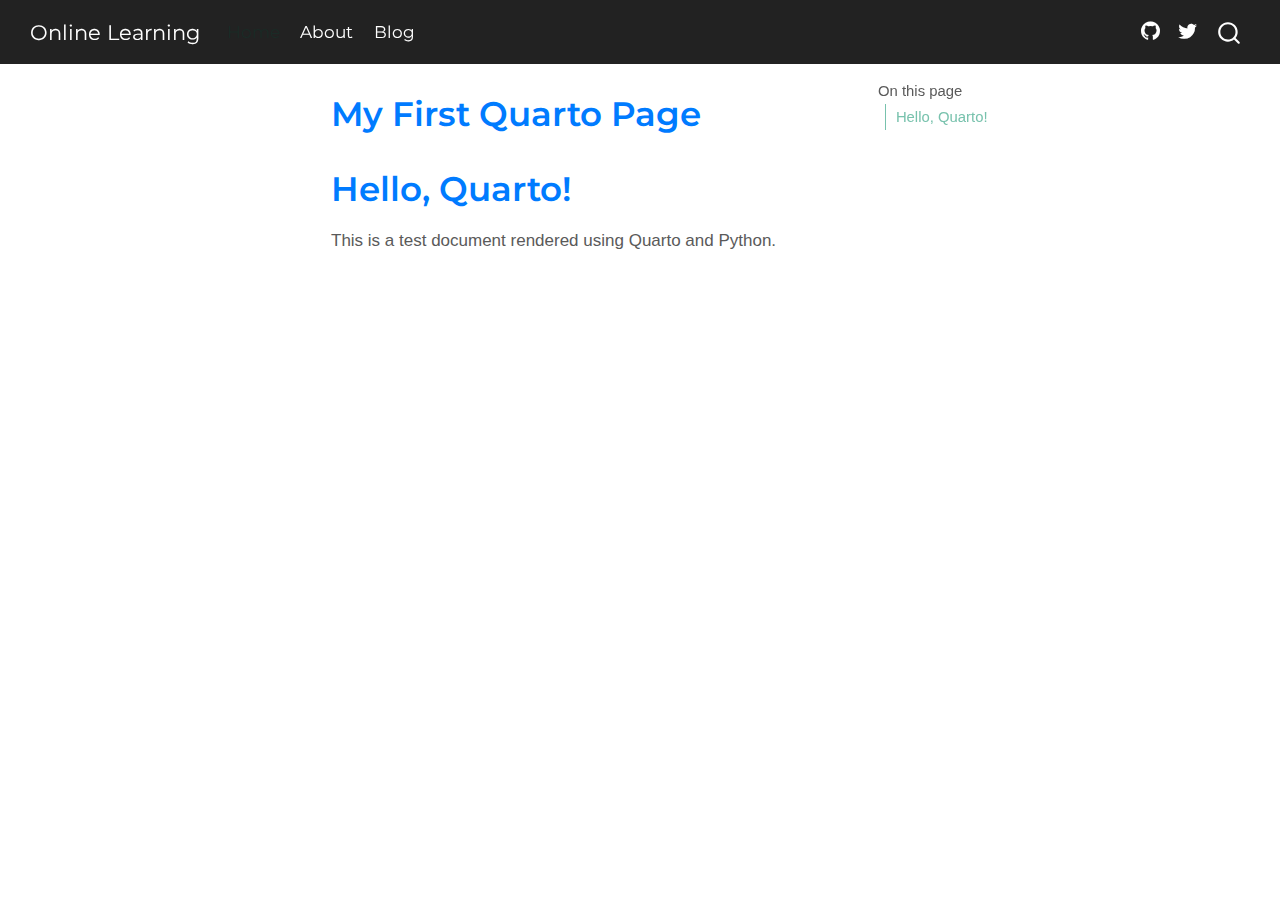
<file: docs/index.html>
<!DOCTYPE html>
<html xmlns="http://www.w3.org/1999/xhtml" lang="en" xml:lang="en"><head>

<meta charset="utf-8">
<meta name="generator" content="quarto-1.6.42">

<meta name="viewport" content="width=device-width, initial-scale=1.0, user-scalable=yes">


<title>My First Quarto Page – Online Learning</title>
<style>
code{white-space: pre-wrap;}
span.smallcaps{font-variant: small-caps;}
div.columns{display: flex; gap: min(4vw, 1.5em);}
div.column{flex: auto; overflow-x: auto;}
div.hanging-indent{margin-left: 1.5em; text-indent: -1.5em;}
ul.task-list{list-style: none;}
ul.task-list li input[type="checkbox"] {
  width: 0.8em;
  margin: 0 0.8em 0.2em -1em; /* quarto-specific, see https://github.com/quarto-dev/quarto-cli/issues/4556 */ 
  vertical-align: middle;
}
</style>


<script src="site_libs/quarto-nav/quarto-nav.js"></script>
<script src="site_libs/quarto-nav/headroom.min.js"></script>
<script src="site_libs/clipboard/clipboard.min.js"></script>
<script src="site_libs/quarto-search/autocomplete.umd.js"></script>
<script src="site_libs/quarto-search/fuse.min.js"></script>
<script src="site_libs/quarto-search/quarto-search.js"></script>
<meta name="quarto:offset" content="./">
<script src="site_libs/quarto-html/quarto.js"></script>
<script src="site_libs/quarto-html/popper.min.js"></script>
<script src="site_libs/quarto-html/tippy.umd.min.js"></script>
<script src="site_libs/quarto-html/anchor.min.js"></script>
<link href="site_libs/quarto-html/tippy.css" rel="stylesheet">
<link href="site_libs/quarto-html/quarto-syntax-highlighting-2f5df379a58b258e96c21c0638c20c03.css" rel="stylesheet" id="quarto-text-highlighting-styles">
<script src="site_libs/bootstrap/bootstrap.min.js"></script>
<link href="site_libs/bootstrap/bootstrap-icons.css" rel="stylesheet">
<link href="site_libs/bootstrap/bootstrap-bd8cb2610f6c2810c4bc87234a365cf8.min.css" rel="stylesheet" append-hash="true" id="quarto-bootstrap" data-mode="light">
<script id="quarto-search-options" type="application/json">{
  "location": "navbar",
  "copy-button": false,
  "collapse-after": 3,
  "panel-placement": "end",
  "type": "overlay",
  "limit": 50,
  "keyboard-shortcut": [
    "f",
    "/",
    "s"
  ],
  "show-item-context": false,
  "language": {
    "search-no-results-text": "No results",
    "search-matching-documents-text": "matching documents",
    "search-copy-link-title": "Copy link to search",
    "search-hide-matches-text": "Hide additional matches",
    "search-more-match-text": "more match in this document",
    "search-more-matches-text": "more matches in this document",
    "search-clear-button-title": "Clear",
    "search-text-placeholder": "",
    "search-detached-cancel-button-title": "Cancel",
    "search-submit-button-title": "Submit",
    "search-label": "Search"
  }
}</script>


<link rel="stylesheet" href="styles.css">
</head>

<body class="nav-fixed">

<div id="quarto-search-results"></div>
  <header id="quarto-header" class="headroom fixed-top">
    <nav class="navbar navbar-expand-lg " data-bs-theme="dark">
      <div class="navbar-container container-fluid">
      <div class="navbar-brand-container mx-auto">
    <a class="navbar-brand" href="./index.html">
    <span class="navbar-title">Online Learning</span>
    </a>
  </div>
            <div id="quarto-search" class="" title="Search"></div>
          <button class="navbar-toggler" type="button" data-bs-toggle="collapse" data-bs-target="#navbarCollapse" aria-controls="navbarCollapse" role="menu" aria-expanded="false" aria-label="Toggle navigation" onclick="if (window.quartoToggleHeadroom) { window.quartoToggleHeadroom(); }">
  <span class="navbar-toggler-icon"></span>
</button>
          <div class="collapse navbar-collapse" id="navbarCollapse">
            <ul class="navbar-nav navbar-nav-scroll me-auto">
  <li class="nav-item">
    <a class="nav-link active" href="./index.html" aria-current="page"> 
<span class="menu-text">Home</span></a>
  </li>  
  <li class="nav-item">
    <a class="nav-link" href="./about.html"> 
<span class="menu-text">About</span></a>
  </li>  
  <li class="nav-item">
    <a class="nav-link" href="./blog.html"> 
<span class="menu-text">Blog</span></a>
  </li>  
</ul>
            <ul class="navbar-nav navbar-nav-scroll ms-auto">
  <li class="nav-item compact">
    <a class="nav-link" href="https://github.com/PriyaranjanMarathe/"> <i class="bi bi-github" role="img">
</i> 
<span class="menu-text"></span></a>
  </li>  
  <li class="nav-item compact">
    <a class="nav-link" href="https://twitter.com/6C1_16"> <i class="bi bi-twitter" role="img">
</i> 
<span class="menu-text"></span></a>
  </li>  
</ul>
          </div> <!-- /navcollapse -->
            <div class="quarto-navbar-tools">
</div>
      </div> <!-- /container-fluid -->
    </nav>
</header>
<!-- content -->
<div id="quarto-content" class="quarto-container page-columns page-rows-contents page-layout-article page-navbar">
<!-- sidebar -->
<!-- margin-sidebar -->
    <div id="quarto-margin-sidebar" class="sidebar margin-sidebar">
        <nav id="TOC" role="doc-toc" class="toc-active">
    <h2 id="toc-title">On this page</h2>
   
  <ul>
  <li><a href="#hello-quarto" id="toc-hello-quarto" class="nav-link active" data-scroll-target="#hello-quarto">Hello, Quarto!</a></li>
  </ul>
</nav>
    </div>
<!-- main -->
<main class="content" id="quarto-document-content">

<header id="title-block-header" class="quarto-title-block default">
<div class="quarto-title">
<h1 class="title">My First Quarto Page</h1>
</div>



<div class="quarto-title-meta">

    
  
    
  </div>
  


</header>


<section id="hello-quarto" class="level1">
<h1>Hello, Quarto!</h1>
<p>This is a test document rendered using Quarto and Python.</p>


</section>

</main> <!-- /main -->
<script id="quarto-html-after-body" type="application/javascript">
window.document.addEventListener("DOMContentLoaded", function (event) {
  const toggleBodyColorMode = (bsSheetEl) => {
    const mode = bsSheetEl.getAttribute("data-mode");
    const bodyEl = window.document.querySelector("body");
    if (mode === "dark") {
      bodyEl.classList.add("quarto-dark");
      bodyEl.classList.remove("quarto-light");
    } else {
      bodyEl.classList.add("quarto-light");
      bodyEl.classList.remove("quarto-dark");
    }
  }
  const toggleBodyColorPrimary = () => {
    const bsSheetEl = window.document.querySelector("link#quarto-bootstrap");
    if (bsSheetEl) {
      toggleBodyColorMode(bsSheetEl);
    }
  }
  toggleBodyColorPrimary();  
  const icon = "";
  const anchorJS = new window.AnchorJS();
  anchorJS.options = {
    placement: 'right',
    icon: icon
  };
  anchorJS.add('.anchored');
  const isCodeAnnotation = (el) => {
    for (const clz of el.classList) {
      if (clz.startsWith('code-annotation-')) {                     
        return true;
      }
    }
    return false;
  }
  const onCopySuccess = function(e) {
    // button target
    const button = e.trigger;
    // don't keep focus
    button.blur();
    // flash "checked"
    button.classList.add('code-copy-button-checked');
    var currentTitle = button.getAttribute("title");
    button.setAttribute("title", "Copied!");
    let tooltip;
    if (window.bootstrap) {
      button.setAttribute("data-bs-toggle", "tooltip");
      button.setAttribute("data-bs-placement", "left");
      button.setAttribute("data-bs-title", "Copied!");
      tooltip = new bootstrap.Tooltip(button, 
        { trigger: "manual", 
          customClass: "code-copy-button-tooltip",
          offset: [0, -8]});
      tooltip.show();    
    }
    setTimeout(function() {
      if (tooltip) {
        tooltip.hide();
        button.removeAttribute("data-bs-title");
        button.removeAttribute("data-bs-toggle");
        button.removeAttribute("data-bs-placement");
      }
      button.setAttribute("title", currentTitle);
      button.classList.remove('code-copy-button-checked');
    }, 1000);
    // clear code selection
    e.clearSelection();
  }
  const getTextToCopy = function(trigger) {
      const codeEl = trigger.previousElementSibling.cloneNode(true);
      for (const childEl of codeEl.children) {
        if (isCodeAnnotation(childEl)) {
          childEl.remove();
        }
      }
      return codeEl.innerText;
  }
  const clipboard = new window.ClipboardJS('.code-copy-button:not([data-in-quarto-modal])', {
    text: getTextToCopy
  });
  clipboard.on('success', onCopySuccess);
  if (window.document.getElementById('quarto-embedded-source-code-modal')) {
    const clipboardModal = new window.ClipboardJS('.code-copy-button[data-in-quarto-modal]', {
      text: getTextToCopy,
      container: window.document.getElementById('quarto-embedded-source-code-modal')
    });
    clipboardModal.on('success', onCopySuccess);
  }
    var localhostRegex = new RegExp(/^(?:http|https):\/\/localhost\:?[0-9]*\//);
    var mailtoRegex = new RegExp(/^mailto:/);
      var filterRegex = new RegExp('/' + window.location.host + '/');
    var isInternal = (href) => {
        return filterRegex.test(href) || localhostRegex.test(href) || mailtoRegex.test(href);
    }
    // Inspect non-navigation links and adorn them if external
 	var links = window.document.querySelectorAll('a[href]:not(.nav-link):not(.navbar-brand):not(.toc-action):not(.sidebar-link):not(.sidebar-item-toggle):not(.pagination-link):not(.no-external):not([aria-hidden]):not(.dropdown-item):not(.quarto-navigation-tool):not(.about-link)');
    for (var i=0; i<links.length; i++) {
      const link = links[i];
      if (!isInternal(link.href)) {
        // undo the damage that might have been done by quarto-nav.js in the case of
        // links that we want to consider external
        if (link.dataset.originalHref !== undefined) {
          link.href = link.dataset.originalHref;
        }
      }
    }
  function tippyHover(el, contentFn, onTriggerFn, onUntriggerFn) {
    const config = {
      allowHTML: true,
      maxWidth: 500,
      delay: 100,
      arrow: false,
      appendTo: function(el) {
          return el.parentElement;
      },
      interactive: true,
      interactiveBorder: 10,
      theme: 'quarto',
      placement: 'bottom-start',
    };
    if (contentFn) {
      config.content = contentFn;
    }
    if (onTriggerFn) {
      config.onTrigger = onTriggerFn;
    }
    if (onUntriggerFn) {
      config.onUntrigger = onUntriggerFn;
    }
    window.tippy(el, config); 
  }
  const noterefs = window.document.querySelectorAll('a[role="doc-noteref"]');
  for (var i=0; i<noterefs.length; i++) {
    const ref = noterefs[i];
    tippyHover(ref, function() {
      // use id or data attribute instead here
      let href = ref.getAttribute('data-footnote-href') || ref.getAttribute('href');
      try { href = new URL(href).hash; } catch {}
      const id = href.replace(/^#\/?/, "");
      const note = window.document.getElementById(id);
      if (note) {
        return note.innerHTML;
      } else {
        return "";
      }
    });
  }
  const xrefs = window.document.querySelectorAll('a.quarto-xref');
  const processXRef = (id, note) => {
    // Strip column container classes
    const stripColumnClz = (el) => {
      el.classList.remove("page-full", "page-columns");
      if (el.children) {
        for (const child of el.children) {
          stripColumnClz(child);
        }
      }
    }
    stripColumnClz(note)
    if (id === null || id.startsWith('sec-')) {
      // Special case sections, only their first couple elements
      const container = document.createElement("div");
      if (note.children && note.children.length > 2) {
        container.appendChild(note.children[0].cloneNode(true));
        for (let i = 1; i < note.children.length; i++) {
          const child = note.children[i];
          if (child.tagName === "P" && child.innerText === "") {
            continue;
          } else {
            container.appendChild(child.cloneNode(true));
            break;
          }
        }
        if (window.Quarto?.typesetMath) {
          window.Quarto.typesetMath(container);
        }
        return container.innerHTML
      } else {
        if (window.Quarto?.typesetMath) {
          window.Quarto.typesetMath(note);
        }
        return note.innerHTML;
      }
    } else {
      // Remove any anchor links if they are present
      const anchorLink = note.querySelector('a.anchorjs-link');
      if (anchorLink) {
        anchorLink.remove();
      }
      if (window.Quarto?.typesetMath) {
        window.Quarto.typesetMath(note);
      }
      if (note.classList.contains("callout")) {
        return note.outerHTML;
      } else {
        return note.innerHTML;
      }
    }
  }
  for (var i=0; i<xrefs.length; i++) {
    const xref = xrefs[i];
    tippyHover(xref, undefined, function(instance) {
      instance.disable();
      let url = xref.getAttribute('href');
      let hash = undefined; 
      if (url.startsWith('#')) {
        hash = url;
      } else {
        try { hash = new URL(url).hash; } catch {}
      }
      if (hash) {
        const id = hash.replace(/^#\/?/, "");
        const note = window.document.getElementById(id);
        if (note !== null) {
          try {
            const html = processXRef(id, note.cloneNode(true));
            instance.setContent(html);
          } finally {
            instance.enable();
            instance.show();
          }
        } else {
          // See if we can fetch this
          fetch(url.split('#')[0])
          .then(res => res.text())
          .then(html => {
            const parser = new DOMParser();
            const htmlDoc = parser.parseFromString(html, "text/html");
            const note = htmlDoc.getElementById(id);
            if (note !== null) {
              const html = processXRef(id, note);
              instance.setContent(html);
            } 
          }).finally(() => {
            instance.enable();
            instance.show();
          });
        }
      } else {
        // See if we can fetch a full url (with no hash to target)
        // This is a special case and we should probably do some content thinning / targeting
        fetch(url)
        .then(res => res.text())
        .then(html => {
          const parser = new DOMParser();
          const htmlDoc = parser.parseFromString(html, "text/html");
          const note = htmlDoc.querySelector('main.content');
          if (note !== null) {
            // This should only happen for chapter cross references
            // (since there is no id in the URL)
            // remove the first header
            if (note.children.length > 0 && note.children[0].tagName === "HEADER") {
              note.children[0].remove();
            }
            const html = processXRef(null, note);
            instance.setContent(html);
          } 
        }).finally(() => {
          instance.enable();
          instance.show();
        });
      }
    }, function(instance) {
    });
  }
      let selectedAnnoteEl;
      const selectorForAnnotation = ( cell, annotation) => {
        let cellAttr = 'data-code-cell="' + cell + '"';
        let lineAttr = 'data-code-annotation="' +  annotation + '"';
        const selector = 'span[' + cellAttr + '][' + lineAttr + ']';
        return selector;
      }
      const selectCodeLines = (annoteEl) => {
        const doc = window.document;
        const targetCell = annoteEl.getAttribute("data-target-cell");
        const targetAnnotation = annoteEl.getAttribute("data-target-annotation");
        const annoteSpan = window.document.querySelector(selectorForAnnotation(targetCell, targetAnnotation));
        const lines = annoteSpan.getAttribute("data-code-lines").split(",");
        const lineIds = lines.map((line) => {
          return targetCell + "-" + line;
        })
        let top = null;
        let height = null;
        let parent = null;
        if (lineIds.length > 0) {
            //compute the position of the single el (top and bottom and make a div)
            const el = window.document.getElementById(lineIds[0]);
            top = el.offsetTop;
            height = el.offsetHeight;
            parent = el.parentElement.parentElement;
          if (lineIds.length > 1) {
            const lastEl = window.document.getElementById(lineIds[lineIds.length - 1]);
            const bottom = lastEl.offsetTop + lastEl.offsetHeight;
            height = bottom - top;
          }
          if (top !== null && height !== null && parent !== null) {
            // cook up a div (if necessary) and position it 
            let div = window.document.getElementById("code-annotation-line-highlight");
            if (div === null) {
              div = window.document.createElement("div");
              div.setAttribute("id", "code-annotation-line-highlight");
              div.style.position = 'absolute';
              parent.appendChild(div);
            }
            div.style.top = top - 2 + "px";
            div.style.height = height + 4 + "px";
            div.style.left = 0;
            let gutterDiv = window.document.getElementById("code-annotation-line-highlight-gutter");
            if (gutterDiv === null) {
              gutterDiv = window.document.createElement("div");
              gutterDiv.setAttribute("id", "code-annotation-line-highlight-gutter");
              gutterDiv.style.position = 'absolute';
              const codeCell = window.document.getElementById(targetCell);
              const gutter = codeCell.querySelector('.code-annotation-gutter');
              gutter.appendChild(gutterDiv);
            }
            gutterDiv.style.top = top - 2 + "px";
            gutterDiv.style.height = height + 4 + "px";
          }
          selectedAnnoteEl = annoteEl;
        }
      };
      const unselectCodeLines = () => {
        const elementsIds = ["code-annotation-line-highlight", "code-annotation-line-highlight-gutter"];
        elementsIds.forEach((elId) => {
          const div = window.document.getElementById(elId);
          if (div) {
            div.remove();
          }
        });
        selectedAnnoteEl = undefined;
      };
        // Handle positioning of the toggle
    window.addEventListener(
      "resize",
      throttle(() => {
        elRect = undefined;
        if (selectedAnnoteEl) {
          selectCodeLines(selectedAnnoteEl);
        }
      }, 10)
    );
    function throttle(fn, ms) {
    let throttle = false;
    let timer;
      return (...args) => {
        if(!throttle) { // first call gets through
            fn.apply(this, args);
            throttle = true;
        } else { // all the others get throttled
            if(timer) clearTimeout(timer); // cancel #2
            timer = setTimeout(() => {
              fn.apply(this, args);
              timer = throttle = false;
            }, ms);
        }
      };
    }
      // Attach click handler to the DT
      const annoteDls = window.document.querySelectorAll('dt[data-target-cell]');
      for (const annoteDlNode of annoteDls) {
        annoteDlNode.addEventListener('click', (event) => {
          const clickedEl = event.target;
          if (clickedEl !== selectedAnnoteEl) {
            unselectCodeLines();
            const activeEl = window.document.querySelector('dt[data-target-cell].code-annotation-active');
            if (activeEl) {
              activeEl.classList.remove('code-annotation-active');
            }
            selectCodeLines(clickedEl);
            clickedEl.classList.add('code-annotation-active');
          } else {
            // Unselect the line
            unselectCodeLines();
            clickedEl.classList.remove('code-annotation-active');
          }
        });
      }
  const findCites = (el) => {
    const parentEl = el.parentElement;
    if (parentEl) {
      const cites = parentEl.dataset.cites;
      if (cites) {
        return {
          el,
          cites: cites.split(' ')
        };
      } else {
        return findCites(el.parentElement)
      }
    } else {
      return undefined;
    }
  };
  var bibliorefs = window.document.querySelectorAll('a[role="doc-biblioref"]');
  for (var i=0; i<bibliorefs.length; i++) {
    const ref = bibliorefs[i];
    const citeInfo = findCites(ref);
    if (citeInfo) {
      tippyHover(citeInfo.el, function() {
        var popup = window.document.createElement('div');
        citeInfo.cites.forEach(function(cite) {
          var citeDiv = window.document.createElement('div');
          citeDiv.classList.add('hanging-indent');
          citeDiv.classList.add('csl-entry');
          var biblioDiv = window.document.getElementById('ref-' + cite);
          if (biblioDiv) {
            citeDiv.innerHTML = biblioDiv.innerHTML;
          }
          popup.appendChild(citeDiv);
        });
        return popup.innerHTML;
      });
    }
  }
});
</script>
</div> <!-- /content -->




</body></html>
</file>
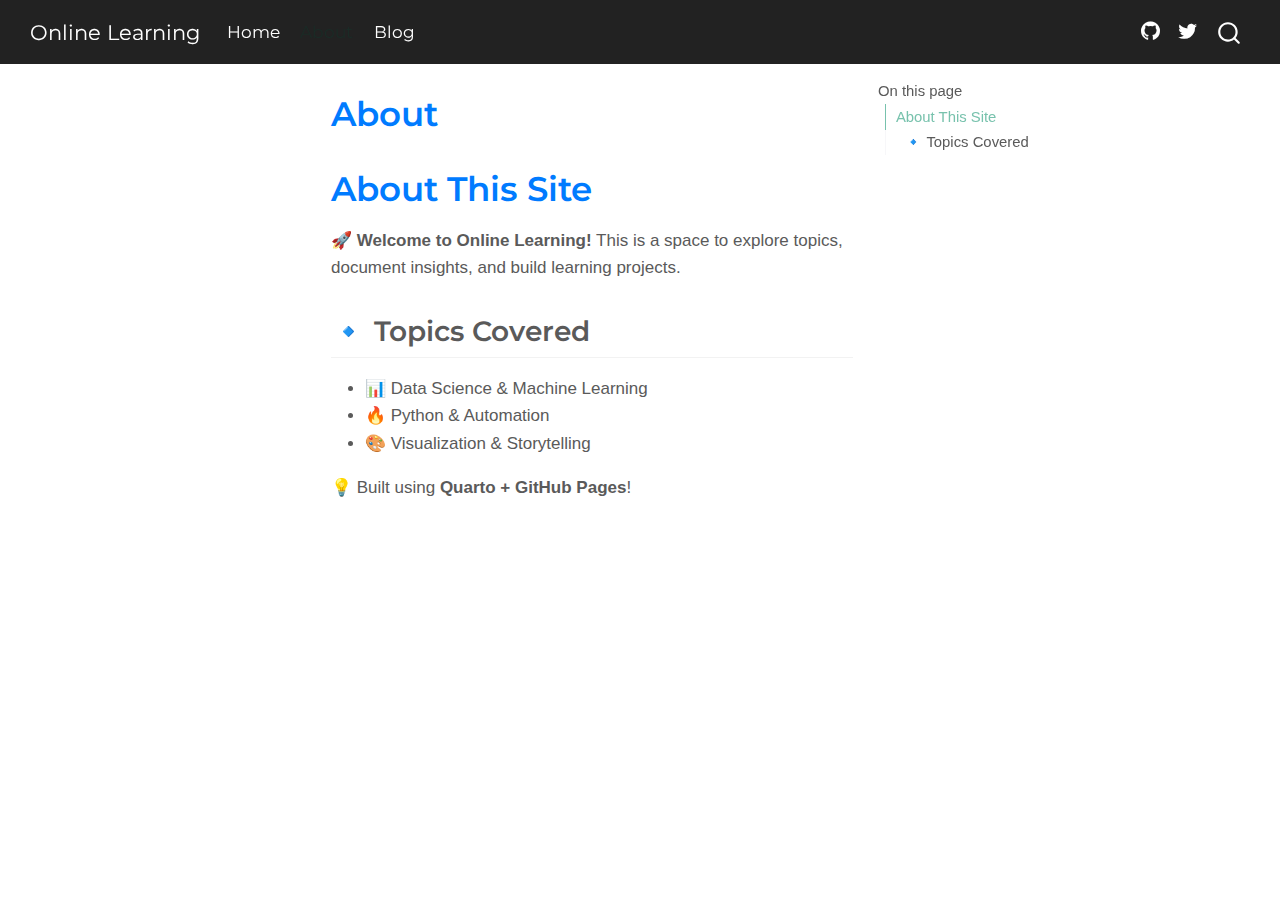
<file: docs/about.html>
<!DOCTYPE html>
<html xmlns="http://www.w3.org/1999/xhtml" lang="en" xml:lang="en"><head>

<meta charset="utf-8">
<meta name="generator" content="quarto-1.6.42">

<meta name="viewport" content="width=device-width, initial-scale=1.0, user-scalable=yes">


<title>About – Online Learning</title>
<style>
code{white-space: pre-wrap;}
span.smallcaps{font-variant: small-caps;}
div.columns{display: flex; gap: min(4vw, 1.5em);}
div.column{flex: auto; overflow-x: auto;}
div.hanging-indent{margin-left: 1.5em; text-indent: -1.5em;}
ul.task-list{list-style: none;}
ul.task-list li input[type="checkbox"] {
  width: 0.8em;
  margin: 0 0.8em 0.2em -1em; /* quarto-specific, see https://github.com/quarto-dev/quarto-cli/issues/4556 */ 
  vertical-align: middle;
}
</style>


<script src="site_libs/quarto-nav/quarto-nav.js"></script>
<script src="site_libs/quarto-nav/headroom.min.js"></script>
<script src="site_libs/clipboard/clipboard.min.js"></script>
<script src="site_libs/quarto-search/autocomplete.umd.js"></script>
<script src="site_libs/quarto-search/fuse.min.js"></script>
<script src="site_libs/quarto-search/quarto-search.js"></script>
<meta name="quarto:offset" content="./">
<script src="site_libs/quarto-html/quarto.js"></script>
<script src="site_libs/quarto-html/popper.min.js"></script>
<script src="site_libs/quarto-html/tippy.umd.min.js"></script>
<script src="site_libs/quarto-html/anchor.min.js"></script>
<link href="site_libs/quarto-html/tippy.css" rel="stylesheet">
<link href="site_libs/quarto-html/quarto-syntax-highlighting-2f5df379a58b258e96c21c0638c20c03.css" rel="stylesheet" id="quarto-text-highlighting-styles">
<script src="site_libs/bootstrap/bootstrap.min.js"></script>
<link href="site_libs/bootstrap/bootstrap-icons.css" rel="stylesheet">
<link href="site_libs/bootstrap/bootstrap-bd8cb2610f6c2810c4bc87234a365cf8.min.css" rel="stylesheet" append-hash="true" id="quarto-bootstrap" data-mode="light">
<script id="quarto-search-options" type="application/json">{
  "location": "navbar",
  "copy-button": false,
  "collapse-after": 3,
  "panel-placement": "end",
  "type": "overlay",
  "limit": 50,
  "keyboard-shortcut": [
    "f",
    "/",
    "s"
  ],
  "show-item-context": false,
  "language": {
    "search-no-results-text": "No results",
    "search-matching-documents-text": "matching documents",
    "search-copy-link-title": "Copy link to search",
    "search-hide-matches-text": "Hide additional matches",
    "search-more-match-text": "more match in this document",
    "search-more-matches-text": "more matches in this document",
    "search-clear-button-title": "Clear",
    "search-text-placeholder": "",
    "search-detached-cancel-button-title": "Cancel",
    "search-submit-button-title": "Submit",
    "search-label": "Search"
  }
}</script>


<link rel="stylesheet" href="styles.css">
</head>

<body class="nav-fixed">

<div id="quarto-search-results"></div>
  <header id="quarto-header" class="headroom fixed-top">
    <nav class="navbar navbar-expand-lg " data-bs-theme="dark">
      <div class="navbar-container container-fluid">
      <div class="navbar-brand-container mx-auto">
    <a class="navbar-brand" href="./index.html">
    <span class="navbar-title">Online Learning</span>
    </a>
  </div>
            <div id="quarto-search" class="" title="Search"></div>
          <button class="navbar-toggler" type="button" data-bs-toggle="collapse" data-bs-target="#navbarCollapse" aria-controls="navbarCollapse" role="menu" aria-expanded="false" aria-label="Toggle navigation" onclick="if (window.quartoToggleHeadroom) { window.quartoToggleHeadroom(); }">
  <span class="navbar-toggler-icon"></span>
</button>
          <div class="collapse navbar-collapse" id="navbarCollapse">
            <ul class="navbar-nav navbar-nav-scroll me-auto">
  <li class="nav-item">
    <a class="nav-link" href="./index.html"> 
<span class="menu-text">Home</span></a>
  </li>  
  <li class="nav-item">
    <a class="nav-link active" href="./about.html" aria-current="page"> 
<span class="menu-text">About</span></a>
  </li>  
  <li class="nav-item">
    <a class="nav-link" href="./blog.html"> 
<span class="menu-text">Blog</span></a>
  </li>  
</ul>
            <ul class="navbar-nav navbar-nav-scroll ms-auto">
  <li class="nav-item compact">
    <a class="nav-link" href="https://github.com/PriyaranjanMarathe/"> <i class="bi bi-github" role="img">
</i> 
<span class="menu-text"></span></a>
  </li>  
  <li class="nav-item compact">
    <a class="nav-link" href="https://twitter.com/6C1_16"> <i class="bi bi-twitter" role="img">
</i> 
<span class="menu-text"></span></a>
  </li>  
</ul>
          </div> <!-- /navcollapse -->
            <div class="quarto-navbar-tools">
</div>
      </div> <!-- /container-fluid -->
    </nav>
</header>
<!-- content -->
<div id="quarto-content" class="quarto-container page-columns page-rows-contents page-layout-article page-navbar">
<!-- sidebar -->
<!-- margin-sidebar -->
    <div id="quarto-margin-sidebar" class="sidebar margin-sidebar">
        <nav id="TOC" role="doc-toc" class="toc-active">
    <h2 id="toc-title">On this page</h2>
   
  <ul>
  <li><a href="#about-this-site" id="toc-about-this-site" class="nav-link active" data-scroll-target="#about-this-site">About This Site</a>
  <ul class="collapse">
  <li><a href="#topics-covered" id="toc-topics-covered" class="nav-link" data-scroll-target="#topics-covered">🔹 Topics Covered</a></li>
  </ul></li>
  </ul>
</nav>
    </div>
<!-- main -->
<main class="content" id="quarto-document-content">

<header id="title-block-header" class="quarto-title-block default">
<div class="quarto-title">
<h1 class="title">About</h1>
</div>



<div class="quarto-title-meta">

    
  
    
  </div>
  


</header>


<section id="about-this-site" class="level1">
<h1>About This Site</h1>
<p>🚀 <strong>Welcome to Online Learning!</strong> This is a space to explore topics, document insights, and build learning projects.</p>
<section id="topics-covered" class="level2">
<h2 class="anchored" data-anchor-id="topics-covered">🔹 Topics Covered</h2>
<ul>
<li>📊 Data Science &amp; Machine Learning</li>
<li>🔥 Python &amp; Automation</li>
<li>🎨 Visualization &amp; Storytelling</li>
</ul>
<p>💡 Built using <strong>Quarto + GitHub Pages</strong>!</p>


</section>
</section>

</main> <!-- /main -->
<script id="quarto-html-after-body" type="application/javascript">
window.document.addEventListener("DOMContentLoaded", function (event) {
  const toggleBodyColorMode = (bsSheetEl) => {
    const mode = bsSheetEl.getAttribute("data-mode");
    const bodyEl = window.document.querySelector("body");
    if (mode === "dark") {
      bodyEl.classList.add("quarto-dark");
      bodyEl.classList.remove("quarto-light");
    } else {
      bodyEl.classList.add("quarto-light");
      bodyEl.classList.remove("quarto-dark");
    }
  }
  const toggleBodyColorPrimary = () => {
    const bsSheetEl = window.document.querySelector("link#quarto-bootstrap");
    if (bsSheetEl) {
      toggleBodyColorMode(bsSheetEl);
    }
  }
  toggleBodyColorPrimary();  
  const icon = "";
  const anchorJS = new window.AnchorJS();
  anchorJS.options = {
    placement: 'right',
    icon: icon
  };
  anchorJS.add('.anchored');
  const isCodeAnnotation = (el) => {
    for (const clz of el.classList) {
      if (clz.startsWith('code-annotation-')) {                     
        return true;
      }
    }
    return false;
  }
  const onCopySuccess = function(e) {
    // button target
    const button = e.trigger;
    // don't keep focus
    button.blur();
    // flash "checked"
    button.classList.add('code-copy-button-checked');
    var currentTitle = button.getAttribute("title");
    button.setAttribute("title", "Copied!");
    let tooltip;
    if (window.bootstrap) {
      button.setAttribute("data-bs-toggle", "tooltip");
      button.setAttribute("data-bs-placement", "left");
      button.setAttribute("data-bs-title", "Copied!");
      tooltip = new bootstrap.Tooltip(button, 
        { trigger: "manual", 
          customClass: "code-copy-button-tooltip",
          offset: [0, -8]});
      tooltip.show();    
    }
    setTimeout(function() {
      if (tooltip) {
        tooltip.hide();
        button.removeAttribute("data-bs-title");
        button.removeAttribute("data-bs-toggle");
        button.removeAttribute("data-bs-placement");
      }
      button.setAttribute("title", currentTitle);
      button.classList.remove('code-copy-button-checked');
    }, 1000);
    // clear code selection
    e.clearSelection();
  }
  const getTextToCopy = function(trigger) {
      const codeEl = trigger.previousElementSibling.cloneNode(true);
      for (const childEl of codeEl.children) {
        if (isCodeAnnotation(childEl)) {
          childEl.remove();
        }
      }
      return codeEl.innerText;
  }
  const clipboard = new window.ClipboardJS('.code-copy-button:not([data-in-quarto-modal])', {
    text: getTextToCopy
  });
  clipboard.on('success', onCopySuccess);
  if (window.document.getElementById('quarto-embedded-source-code-modal')) {
    const clipboardModal = new window.ClipboardJS('.code-copy-button[data-in-quarto-modal]', {
      text: getTextToCopy,
      container: window.document.getElementById('quarto-embedded-source-code-modal')
    });
    clipboardModal.on('success', onCopySuccess);
  }
    var localhostRegex = new RegExp(/^(?:http|https):\/\/localhost\:?[0-9]*\//);
    var mailtoRegex = new RegExp(/^mailto:/);
      var filterRegex = new RegExp('/' + window.location.host + '/');
    var isInternal = (href) => {
        return filterRegex.test(href) || localhostRegex.test(href) || mailtoRegex.test(href);
    }
    // Inspect non-navigation links and adorn them if external
 	var links = window.document.querySelectorAll('a[href]:not(.nav-link):not(.navbar-brand):not(.toc-action):not(.sidebar-link):not(.sidebar-item-toggle):not(.pagination-link):not(.no-external):not([aria-hidden]):not(.dropdown-item):not(.quarto-navigation-tool):not(.about-link)');
    for (var i=0; i<links.length; i++) {
      const link = links[i];
      if (!isInternal(link.href)) {
        // undo the damage that might have been done by quarto-nav.js in the case of
        // links that we want to consider external
        if (link.dataset.originalHref !== undefined) {
          link.href = link.dataset.originalHref;
        }
      }
    }
  function tippyHover(el, contentFn, onTriggerFn, onUntriggerFn) {
    const config = {
      allowHTML: true,
      maxWidth: 500,
      delay: 100,
      arrow: false,
      appendTo: function(el) {
          return el.parentElement;
      },
      interactive: true,
      interactiveBorder: 10,
      theme: 'quarto',
      placement: 'bottom-start',
    };
    if (contentFn) {
      config.content = contentFn;
    }
    if (onTriggerFn) {
      config.onTrigger = onTriggerFn;
    }
    if (onUntriggerFn) {
      config.onUntrigger = onUntriggerFn;
    }
    window.tippy(el, config); 
  }
  const noterefs = window.document.querySelectorAll('a[role="doc-noteref"]');
  for (var i=0; i<noterefs.length; i++) {
    const ref = noterefs[i];
    tippyHover(ref, function() {
      // use id or data attribute instead here
      let href = ref.getAttribute('data-footnote-href') || ref.getAttribute('href');
      try { href = new URL(href).hash; } catch {}
      const id = href.replace(/^#\/?/, "");
      const note = window.document.getElementById(id);
      if (note) {
        return note.innerHTML;
      } else {
        return "";
      }
    });
  }
  const xrefs = window.document.querySelectorAll('a.quarto-xref');
  const processXRef = (id, note) => {
    // Strip column container classes
    const stripColumnClz = (el) => {
      el.classList.remove("page-full", "page-columns");
      if (el.children) {
        for (const child of el.children) {
          stripColumnClz(child);
        }
      }
    }
    stripColumnClz(note)
    if (id === null || id.startsWith('sec-')) {
      // Special case sections, only their first couple elements
      const container = document.createElement("div");
      if (note.children && note.children.length > 2) {
        container.appendChild(note.children[0].cloneNode(true));
        for (let i = 1; i < note.children.length; i++) {
          const child = note.children[i];
          if (child.tagName === "P" && child.innerText === "") {
            continue;
          } else {
            container.appendChild(child.cloneNode(true));
            break;
          }
        }
        if (window.Quarto?.typesetMath) {
          window.Quarto.typesetMath(container);
        }
        return container.innerHTML
      } else {
        if (window.Quarto?.typesetMath) {
          window.Quarto.typesetMath(note);
        }
        return note.innerHTML;
      }
    } else {
      // Remove any anchor links if they are present
      const anchorLink = note.querySelector('a.anchorjs-link');
      if (anchorLink) {
        anchorLink.remove();
      }
      if (window.Quarto?.typesetMath) {
        window.Quarto.typesetMath(note);
      }
      if (note.classList.contains("callout")) {
        return note.outerHTML;
      } else {
        return note.innerHTML;
      }
    }
  }
  for (var i=0; i<xrefs.length; i++) {
    const xref = xrefs[i];
    tippyHover(xref, undefined, function(instance) {
      instance.disable();
      let url = xref.getAttribute('href');
      let hash = undefined; 
      if (url.startsWith('#')) {
        hash = url;
      } else {
        try { hash = new URL(url).hash; } catch {}
      }
      if (hash) {
        const id = hash.replace(/^#\/?/, "");
        const note = window.document.getElementById(id);
        if (note !== null) {
          try {
            const html = processXRef(id, note.cloneNode(true));
            instance.setContent(html);
          } finally {
            instance.enable();
            instance.show();
          }
        } else {
          // See if we can fetch this
          fetch(url.split('#')[0])
          .then(res => res.text())
          .then(html => {
            const parser = new DOMParser();
            const htmlDoc = parser.parseFromString(html, "text/html");
            const note = htmlDoc.getElementById(id);
            if (note !== null) {
              const html = processXRef(id, note);
              instance.setContent(html);
            } 
          }).finally(() => {
            instance.enable();
            instance.show();
          });
        }
      } else {
        // See if we can fetch a full url (with no hash to target)
        // This is a special case and we should probably do some content thinning / targeting
        fetch(url)
        .then(res => res.text())
        .then(html => {
          const parser = new DOMParser();
          const htmlDoc = parser.parseFromString(html, "text/html");
          const note = htmlDoc.querySelector('main.content');
          if (note !== null) {
            // This should only happen for chapter cross references
            // (since there is no id in the URL)
            // remove the first header
            if (note.children.length > 0 && note.children[0].tagName === "HEADER") {
              note.children[0].remove();
            }
            const html = processXRef(null, note);
            instance.setContent(html);
          } 
        }).finally(() => {
          instance.enable();
          instance.show();
        });
      }
    }, function(instance) {
    });
  }
      let selectedAnnoteEl;
      const selectorForAnnotation = ( cell, annotation) => {
        let cellAttr = 'data-code-cell="' + cell + '"';
        let lineAttr = 'data-code-annotation="' +  annotation + '"';
        const selector = 'span[' + cellAttr + '][' + lineAttr + ']';
        return selector;
      }
      const selectCodeLines = (annoteEl) => {
        const doc = window.document;
        const targetCell = annoteEl.getAttribute("data-target-cell");
        const targetAnnotation = annoteEl.getAttribute("data-target-annotation");
        const annoteSpan = window.document.querySelector(selectorForAnnotation(targetCell, targetAnnotation));
        const lines = annoteSpan.getAttribute("data-code-lines").split(",");
        const lineIds = lines.map((line) => {
          return targetCell + "-" + line;
        })
        let top = null;
        let height = null;
        let parent = null;
        if (lineIds.length > 0) {
            //compute the position of the single el (top and bottom and make a div)
            const el = window.document.getElementById(lineIds[0]);
            top = el.offsetTop;
            height = el.offsetHeight;
            parent = el.parentElement.parentElement;
          if (lineIds.length > 1) {
            const lastEl = window.document.getElementById(lineIds[lineIds.length - 1]);
            const bottom = lastEl.offsetTop + lastEl.offsetHeight;
            height = bottom - top;
          }
          if (top !== null && height !== null && parent !== null) {
            // cook up a div (if necessary) and position it 
            let div = window.document.getElementById("code-annotation-line-highlight");
            if (div === null) {
              div = window.document.createElement("div");
              div.setAttribute("id", "code-annotation-line-highlight");
              div.style.position = 'absolute';
              parent.appendChild(div);
            }
            div.style.top = top - 2 + "px";
            div.style.height = height + 4 + "px";
            div.style.left = 0;
            let gutterDiv = window.document.getElementById("code-annotation-line-highlight-gutter");
            if (gutterDiv === null) {
              gutterDiv = window.document.createElement("div");
              gutterDiv.setAttribute("id", "code-annotation-line-highlight-gutter");
              gutterDiv.style.position = 'absolute';
              const codeCell = window.document.getElementById(targetCell);
              const gutter = codeCell.querySelector('.code-annotation-gutter');
              gutter.appendChild(gutterDiv);
            }
            gutterDiv.style.top = top - 2 + "px";
            gutterDiv.style.height = height + 4 + "px";
          }
          selectedAnnoteEl = annoteEl;
        }
      };
      const unselectCodeLines = () => {
        const elementsIds = ["code-annotation-line-highlight", "code-annotation-line-highlight-gutter"];
        elementsIds.forEach((elId) => {
          const div = window.document.getElementById(elId);
          if (div) {
            div.remove();
          }
        });
        selectedAnnoteEl = undefined;
      };
        // Handle positioning of the toggle
    window.addEventListener(
      "resize",
      throttle(() => {
        elRect = undefined;
        if (selectedAnnoteEl) {
          selectCodeLines(selectedAnnoteEl);
        }
      }, 10)
    );
    function throttle(fn, ms) {
    let throttle = false;
    let timer;
      return (...args) => {
        if(!throttle) { // first call gets through
            fn.apply(this, args);
            throttle = true;
        } else { // all the others get throttled
            if(timer) clearTimeout(timer); // cancel #2
            timer = setTimeout(() => {
              fn.apply(this, args);
              timer = throttle = false;
            }, ms);
        }
      };
    }
      // Attach click handler to the DT
      const annoteDls = window.document.querySelectorAll('dt[data-target-cell]');
      for (const annoteDlNode of annoteDls) {
        annoteDlNode.addEventListener('click', (event) => {
          const clickedEl = event.target;
          if (clickedEl !== selectedAnnoteEl) {
            unselectCodeLines();
            const activeEl = window.document.querySelector('dt[data-target-cell].code-annotation-active');
            if (activeEl) {
              activeEl.classList.remove('code-annotation-active');
            }
            selectCodeLines(clickedEl);
            clickedEl.classList.add('code-annotation-active');
          } else {
            // Unselect the line
            unselectCodeLines();
            clickedEl.classList.remove('code-annotation-active');
          }
        });
      }
  const findCites = (el) => {
    const parentEl = el.parentElement;
    if (parentEl) {
      const cites = parentEl.dataset.cites;
      if (cites) {
        return {
          el,
          cites: cites.split(' ')
        };
      } else {
        return findCites(el.parentElement)
      }
    } else {
      return undefined;
    }
  };
  var bibliorefs = window.document.querySelectorAll('a[role="doc-biblioref"]');
  for (var i=0; i<bibliorefs.length; i++) {
    const ref = bibliorefs[i];
    const citeInfo = findCites(ref);
    if (citeInfo) {
      tippyHover(citeInfo.el, function() {
        var popup = window.document.createElement('div');
        citeInfo.cites.forEach(function(cite) {
          var citeDiv = window.document.createElement('div');
          citeDiv.classList.add('hanging-indent');
          citeDiv.classList.add('csl-entry');
          var biblioDiv = window.document.getElementById('ref-' + cite);
          if (biblioDiv) {
            citeDiv.innerHTML = biblioDiv.innerHTML;
          }
          popup.appendChild(citeDiv);
        });
        return popup.innerHTML;
      });
    }
  }
});
</script>
</div> <!-- /content -->




</body></html>
</file>
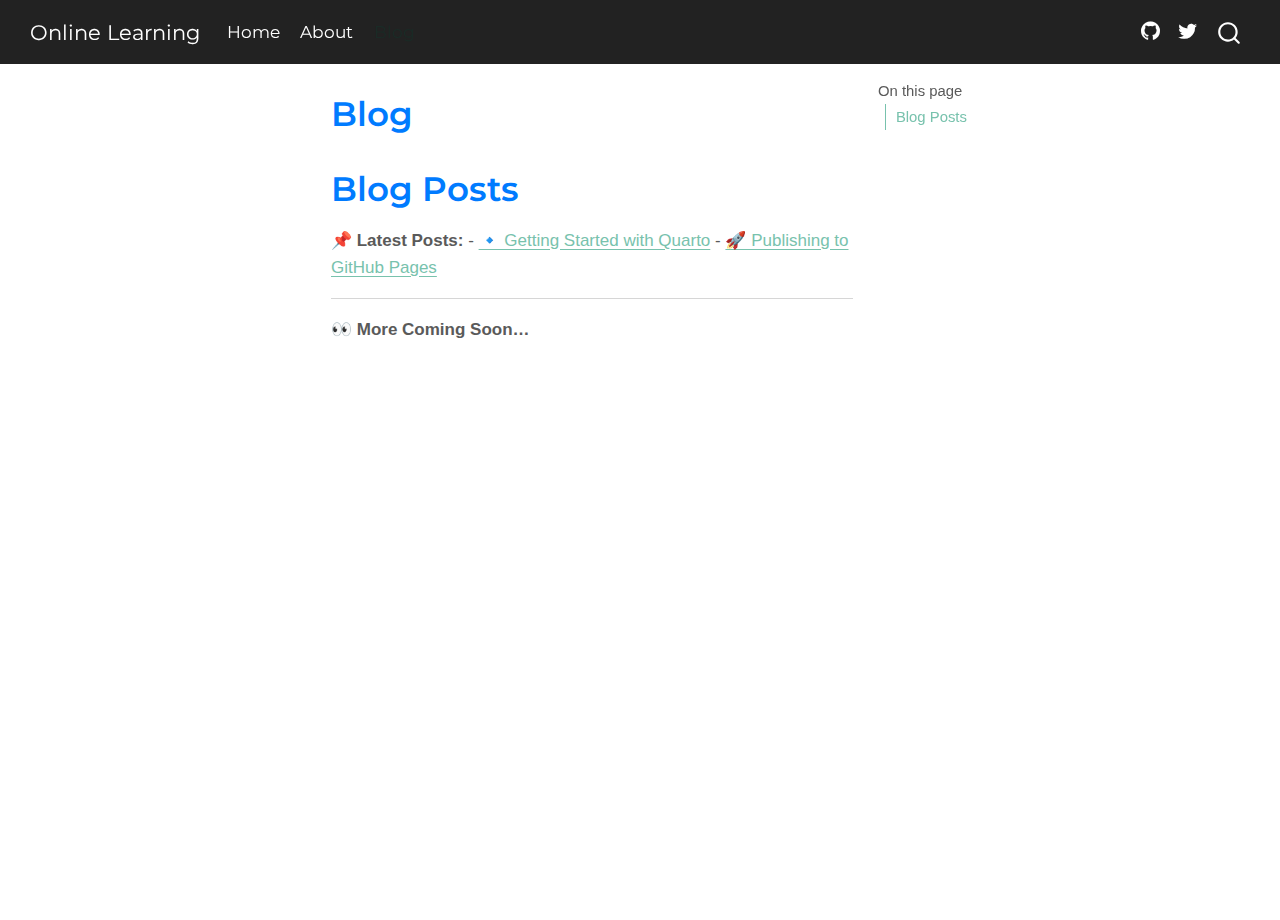
<file: docs/blog.html>
<!DOCTYPE html>
<html xmlns="http://www.w3.org/1999/xhtml" lang="en" xml:lang="en"><head>

<meta charset="utf-8">
<meta name="generator" content="quarto-1.6.42">

<meta name="viewport" content="width=device-width, initial-scale=1.0, user-scalable=yes">


<title>Blog – Online Learning</title>
<style>
code{white-space: pre-wrap;}
span.smallcaps{font-variant: small-caps;}
div.columns{display: flex; gap: min(4vw, 1.5em);}
div.column{flex: auto; overflow-x: auto;}
div.hanging-indent{margin-left: 1.5em; text-indent: -1.5em;}
ul.task-list{list-style: none;}
ul.task-list li input[type="checkbox"] {
  width: 0.8em;
  margin: 0 0.8em 0.2em -1em; /* quarto-specific, see https://github.com/quarto-dev/quarto-cli/issues/4556 */ 
  vertical-align: middle;
}
</style>


<script src="site_libs/quarto-nav/quarto-nav.js"></script>
<script src="site_libs/quarto-nav/headroom.min.js"></script>
<script src="site_libs/clipboard/clipboard.min.js"></script>
<script src="site_libs/quarto-search/autocomplete.umd.js"></script>
<script src="site_libs/quarto-search/fuse.min.js"></script>
<script src="site_libs/quarto-search/quarto-search.js"></script>
<meta name="quarto:offset" content="./">
<script src="site_libs/quarto-html/quarto.js"></script>
<script src="site_libs/quarto-html/popper.min.js"></script>
<script src="site_libs/quarto-html/tippy.umd.min.js"></script>
<script src="site_libs/quarto-html/anchor.min.js"></script>
<link href="site_libs/quarto-html/tippy.css" rel="stylesheet">
<link href="site_libs/quarto-html/quarto-syntax-highlighting-2f5df379a58b258e96c21c0638c20c03.css" rel="stylesheet" id="quarto-text-highlighting-styles">
<script src="site_libs/bootstrap/bootstrap.min.js"></script>
<link href="site_libs/bootstrap/bootstrap-icons.css" rel="stylesheet">
<link href="site_libs/bootstrap/bootstrap-bd8cb2610f6c2810c4bc87234a365cf8.min.css" rel="stylesheet" append-hash="true" id="quarto-bootstrap" data-mode="light">
<script id="quarto-search-options" type="application/json">{
  "location": "navbar",
  "copy-button": false,
  "collapse-after": 3,
  "panel-placement": "end",
  "type": "overlay",
  "limit": 50,
  "keyboard-shortcut": [
    "f",
    "/",
    "s"
  ],
  "show-item-context": false,
  "language": {
    "search-no-results-text": "No results",
    "search-matching-documents-text": "matching documents",
    "search-copy-link-title": "Copy link to search",
    "search-hide-matches-text": "Hide additional matches",
    "search-more-match-text": "more match in this document",
    "search-more-matches-text": "more matches in this document",
    "search-clear-button-title": "Clear",
    "search-text-placeholder": "",
    "search-detached-cancel-button-title": "Cancel",
    "search-submit-button-title": "Submit",
    "search-label": "Search"
  }
}</script>


<link rel="stylesheet" href="styles.css">
</head>

<body class="nav-fixed">

<div id="quarto-search-results"></div>
  <header id="quarto-header" class="headroom fixed-top">
    <nav class="navbar navbar-expand-lg " data-bs-theme="dark">
      <div class="navbar-container container-fluid">
      <div class="navbar-brand-container mx-auto">
    <a class="navbar-brand" href="./index.html">
    <span class="navbar-title">Online Learning</span>
    </a>
  </div>
            <div id="quarto-search" class="" title="Search"></div>
          <button class="navbar-toggler" type="button" data-bs-toggle="collapse" data-bs-target="#navbarCollapse" aria-controls="navbarCollapse" role="menu" aria-expanded="false" aria-label="Toggle navigation" onclick="if (window.quartoToggleHeadroom) { window.quartoToggleHeadroom(); }">
  <span class="navbar-toggler-icon"></span>
</button>
          <div class="collapse navbar-collapse" id="navbarCollapse">
            <ul class="navbar-nav navbar-nav-scroll me-auto">
  <li class="nav-item">
    <a class="nav-link" href="./index.html"> 
<span class="menu-text">Home</span></a>
  </li>  
  <li class="nav-item">
    <a class="nav-link" href="./about.html"> 
<span class="menu-text">About</span></a>
  </li>  
  <li class="nav-item">
    <a class="nav-link active" href="./blog.html" aria-current="page"> 
<span class="menu-text">Blog</span></a>
  </li>  
</ul>
            <ul class="navbar-nav navbar-nav-scroll ms-auto">
  <li class="nav-item compact">
    <a class="nav-link" href="https://github.com/PriyaranjanMarathe/"> <i class="bi bi-github" role="img">
</i> 
<span class="menu-text"></span></a>
  </li>  
  <li class="nav-item compact">
    <a class="nav-link" href="https://twitter.com/6C1_16"> <i class="bi bi-twitter" role="img">
</i> 
<span class="menu-text"></span></a>
  </li>  
</ul>
          </div> <!-- /navcollapse -->
            <div class="quarto-navbar-tools">
</div>
      </div> <!-- /container-fluid -->
    </nav>
</header>
<!-- content -->
<div id="quarto-content" class="quarto-container page-columns page-rows-contents page-layout-article page-navbar">
<!-- sidebar -->
<!-- margin-sidebar -->
    <div id="quarto-margin-sidebar" class="sidebar margin-sidebar">
        <nav id="TOC" role="doc-toc" class="toc-active">
    <h2 id="toc-title">On this page</h2>
   
  <ul>
  <li><a href="#blog-posts" id="toc-blog-posts" class="nav-link active" data-scroll-target="#blog-posts">Blog Posts</a></li>
  </ul>
</nav>
    </div>
<!-- main -->
<main class="content" id="quarto-document-content">

<header id="title-block-header" class="quarto-title-block default">
<div class="quarto-title">
<h1 class="title">Blog</h1>
</div>



<div class="quarto-title-meta">

    
  
    
  </div>
  


</header>


<section id="blog-posts" class="level1">
<h1>Blog Posts</h1>
<p>📌 <strong>Latest Posts:</strong> - <a href="./post1.html">🔹 Getting Started with Quarto</a> - <a href="./post2.html">🚀 Publishing to GitHub Pages</a></p>
<hr>
<p>👀 <strong>More Coming Soon…</strong></p>


</section>

</main> <!-- /main -->
<script id="quarto-html-after-body" type="application/javascript">
window.document.addEventListener("DOMContentLoaded", function (event) {
  const toggleBodyColorMode = (bsSheetEl) => {
    const mode = bsSheetEl.getAttribute("data-mode");
    const bodyEl = window.document.querySelector("body");
    if (mode === "dark") {
      bodyEl.classList.add("quarto-dark");
      bodyEl.classList.remove("quarto-light");
    } else {
      bodyEl.classList.add("quarto-light");
      bodyEl.classList.remove("quarto-dark");
    }
  }
  const toggleBodyColorPrimary = () => {
    const bsSheetEl = window.document.querySelector("link#quarto-bootstrap");
    if (bsSheetEl) {
      toggleBodyColorMode(bsSheetEl);
    }
  }
  toggleBodyColorPrimary();  
  const icon = "";
  const anchorJS = new window.AnchorJS();
  anchorJS.options = {
    placement: 'right',
    icon: icon
  };
  anchorJS.add('.anchored');
  const isCodeAnnotation = (el) => {
    for (const clz of el.classList) {
      if (clz.startsWith('code-annotation-')) {                     
        return true;
      }
    }
    return false;
  }
  const onCopySuccess = function(e) {
    // button target
    const button = e.trigger;
    // don't keep focus
    button.blur();
    // flash "checked"
    button.classList.add('code-copy-button-checked');
    var currentTitle = button.getAttribute("title");
    button.setAttribute("title", "Copied!");
    let tooltip;
    if (window.bootstrap) {
      button.setAttribute("data-bs-toggle", "tooltip");
      button.setAttribute("data-bs-placement", "left");
      button.setAttribute("data-bs-title", "Copied!");
      tooltip = new bootstrap.Tooltip(button, 
        { trigger: "manual", 
          customClass: "code-copy-button-tooltip",
          offset: [0, -8]});
      tooltip.show();    
    }
    setTimeout(function() {
      if (tooltip) {
        tooltip.hide();
        button.removeAttribute("data-bs-title");
        button.removeAttribute("data-bs-toggle");
        button.removeAttribute("data-bs-placement");
      }
      button.setAttribute("title", currentTitle);
      button.classList.remove('code-copy-button-checked');
    }, 1000);
    // clear code selection
    e.clearSelection();
  }
  const getTextToCopy = function(trigger) {
      const codeEl = trigger.previousElementSibling.cloneNode(true);
      for (const childEl of codeEl.children) {
        if (isCodeAnnotation(childEl)) {
          childEl.remove();
        }
      }
      return codeEl.innerText;
  }
  const clipboard = new window.ClipboardJS('.code-copy-button:not([data-in-quarto-modal])', {
    text: getTextToCopy
  });
  clipboard.on('success', onCopySuccess);
  if (window.document.getElementById('quarto-embedded-source-code-modal')) {
    const clipboardModal = new window.ClipboardJS('.code-copy-button[data-in-quarto-modal]', {
      text: getTextToCopy,
      container: window.document.getElementById('quarto-embedded-source-code-modal')
    });
    clipboardModal.on('success', onCopySuccess);
  }
    var localhostRegex = new RegExp(/^(?:http|https):\/\/localhost\:?[0-9]*\//);
    var mailtoRegex = new RegExp(/^mailto:/);
      var filterRegex = new RegExp('/' + window.location.host + '/');
    var isInternal = (href) => {
        return filterRegex.test(href) || localhostRegex.test(href) || mailtoRegex.test(href);
    }
    // Inspect non-navigation links and adorn them if external
 	var links = window.document.querySelectorAll('a[href]:not(.nav-link):not(.navbar-brand):not(.toc-action):not(.sidebar-link):not(.sidebar-item-toggle):not(.pagination-link):not(.no-external):not([aria-hidden]):not(.dropdown-item):not(.quarto-navigation-tool):not(.about-link)');
    for (var i=0; i<links.length; i++) {
      const link = links[i];
      if (!isInternal(link.href)) {
        // undo the damage that might have been done by quarto-nav.js in the case of
        // links that we want to consider external
        if (link.dataset.originalHref !== undefined) {
          link.href = link.dataset.originalHref;
        }
      }
    }
  function tippyHover(el, contentFn, onTriggerFn, onUntriggerFn) {
    const config = {
      allowHTML: true,
      maxWidth: 500,
      delay: 100,
      arrow: false,
      appendTo: function(el) {
          return el.parentElement;
      },
      interactive: true,
      interactiveBorder: 10,
      theme: 'quarto',
      placement: 'bottom-start',
    };
    if (contentFn) {
      config.content = contentFn;
    }
    if (onTriggerFn) {
      config.onTrigger = onTriggerFn;
    }
    if (onUntriggerFn) {
      config.onUntrigger = onUntriggerFn;
    }
    window.tippy(el, config); 
  }
  const noterefs = window.document.querySelectorAll('a[role="doc-noteref"]');
  for (var i=0; i<noterefs.length; i++) {
    const ref = noterefs[i];
    tippyHover(ref, function() {
      // use id or data attribute instead here
      let href = ref.getAttribute('data-footnote-href') || ref.getAttribute('href');
      try { href = new URL(href).hash; } catch {}
      const id = href.replace(/^#\/?/, "");
      const note = window.document.getElementById(id);
      if (note) {
        return note.innerHTML;
      } else {
        return "";
      }
    });
  }
  const xrefs = window.document.querySelectorAll('a.quarto-xref');
  const processXRef = (id, note) => {
    // Strip column container classes
    const stripColumnClz = (el) => {
      el.classList.remove("page-full", "page-columns");
      if (el.children) {
        for (const child of el.children) {
          stripColumnClz(child);
        }
      }
    }
    stripColumnClz(note)
    if (id === null || id.startsWith('sec-')) {
      // Special case sections, only their first couple elements
      const container = document.createElement("div");
      if (note.children && note.children.length > 2) {
        container.appendChild(note.children[0].cloneNode(true));
        for (let i = 1; i < note.children.length; i++) {
          const child = note.children[i];
          if (child.tagName === "P" && child.innerText === "") {
            continue;
          } else {
            container.appendChild(child.cloneNode(true));
            break;
          }
        }
        if (window.Quarto?.typesetMath) {
          window.Quarto.typesetMath(container);
        }
        return container.innerHTML
      } else {
        if (window.Quarto?.typesetMath) {
          window.Quarto.typesetMath(note);
        }
        return note.innerHTML;
      }
    } else {
      // Remove any anchor links if they are present
      const anchorLink = note.querySelector('a.anchorjs-link');
      if (anchorLink) {
        anchorLink.remove();
      }
      if (window.Quarto?.typesetMath) {
        window.Quarto.typesetMath(note);
      }
      if (note.classList.contains("callout")) {
        return note.outerHTML;
      } else {
        return note.innerHTML;
      }
    }
  }
  for (var i=0; i<xrefs.length; i++) {
    const xref = xrefs[i];
    tippyHover(xref, undefined, function(instance) {
      instance.disable();
      let url = xref.getAttribute('href');
      let hash = undefined; 
      if (url.startsWith('#')) {
        hash = url;
      } else {
        try { hash = new URL(url).hash; } catch {}
      }
      if (hash) {
        const id = hash.replace(/^#\/?/, "");
        const note = window.document.getElementById(id);
        if (note !== null) {
          try {
            const html = processXRef(id, note.cloneNode(true));
            instance.setContent(html);
          } finally {
            instance.enable();
            instance.show();
          }
        } else {
          // See if we can fetch this
          fetch(url.split('#')[0])
          .then(res => res.text())
          .then(html => {
            const parser = new DOMParser();
            const htmlDoc = parser.parseFromString(html, "text/html");
            const note = htmlDoc.getElementById(id);
            if (note !== null) {
              const html = processXRef(id, note);
              instance.setContent(html);
            } 
          }).finally(() => {
            instance.enable();
            instance.show();
          });
        }
      } else {
        // See if we can fetch a full url (with no hash to target)
        // This is a special case and we should probably do some content thinning / targeting
        fetch(url)
        .then(res => res.text())
        .then(html => {
          const parser = new DOMParser();
          const htmlDoc = parser.parseFromString(html, "text/html");
          const note = htmlDoc.querySelector('main.content');
          if (note !== null) {
            // This should only happen for chapter cross references
            // (since there is no id in the URL)
            // remove the first header
            if (note.children.length > 0 && note.children[0].tagName === "HEADER") {
              note.children[0].remove();
            }
            const html = processXRef(null, note);
            instance.setContent(html);
          } 
        }).finally(() => {
          instance.enable();
          instance.show();
        });
      }
    }, function(instance) {
    });
  }
      let selectedAnnoteEl;
      const selectorForAnnotation = ( cell, annotation) => {
        let cellAttr = 'data-code-cell="' + cell + '"';
        let lineAttr = 'data-code-annotation="' +  annotation + '"';
        const selector = 'span[' + cellAttr + '][' + lineAttr + ']';
        return selector;
      }
      const selectCodeLines = (annoteEl) => {
        const doc = window.document;
        const targetCell = annoteEl.getAttribute("data-target-cell");
        const targetAnnotation = annoteEl.getAttribute("data-target-annotation");
        const annoteSpan = window.document.querySelector(selectorForAnnotation(targetCell, targetAnnotation));
        const lines = annoteSpan.getAttribute("data-code-lines").split(",");
        const lineIds = lines.map((line) => {
          return targetCell + "-" + line;
        })
        let top = null;
        let height = null;
        let parent = null;
        if (lineIds.length > 0) {
            //compute the position of the single el (top and bottom and make a div)
            const el = window.document.getElementById(lineIds[0]);
            top = el.offsetTop;
            height = el.offsetHeight;
            parent = el.parentElement.parentElement;
          if (lineIds.length > 1) {
            const lastEl = window.document.getElementById(lineIds[lineIds.length - 1]);
            const bottom = lastEl.offsetTop + lastEl.offsetHeight;
            height = bottom - top;
          }
          if (top !== null && height !== null && parent !== null) {
            // cook up a div (if necessary) and position it 
            let div = window.document.getElementById("code-annotation-line-highlight");
            if (div === null) {
              div = window.document.createElement("div");
              div.setAttribute("id", "code-annotation-line-highlight");
              div.style.position = 'absolute';
              parent.appendChild(div);
            }
            div.style.top = top - 2 + "px";
            div.style.height = height + 4 + "px";
            div.style.left = 0;
            let gutterDiv = window.document.getElementById("code-annotation-line-highlight-gutter");
            if (gutterDiv === null) {
              gutterDiv = window.document.createElement("div");
              gutterDiv.setAttribute("id", "code-annotation-line-highlight-gutter");
              gutterDiv.style.position = 'absolute';
              const codeCell = window.document.getElementById(targetCell);
              const gutter = codeCell.querySelector('.code-annotation-gutter');
              gutter.appendChild(gutterDiv);
            }
            gutterDiv.style.top = top - 2 + "px";
            gutterDiv.style.height = height + 4 + "px";
          }
          selectedAnnoteEl = annoteEl;
        }
      };
      const unselectCodeLines = () => {
        const elementsIds = ["code-annotation-line-highlight", "code-annotation-line-highlight-gutter"];
        elementsIds.forEach((elId) => {
          const div = window.document.getElementById(elId);
          if (div) {
            div.remove();
          }
        });
        selectedAnnoteEl = undefined;
      };
        // Handle positioning of the toggle
    window.addEventListener(
      "resize",
      throttle(() => {
        elRect = undefined;
        if (selectedAnnoteEl) {
          selectCodeLines(selectedAnnoteEl);
        }
      }, 10)
    );
    function throttle(fn, ms) {
    let throttle = false;
    let timer;
      return (...args) => {
        if(!throttle) { // first call gets through
            fn.apply(this, args);
            throttle = true;
        } else { // all the others get throttled
            if(timer) clearTimeout(timer); // cancel #2
            timer = setTimeout(() => {
              fn.apply(this, args);
              timer = throttle = false;
            }, ms);
        }
      };
    }
      // Attach click handler to the DT
      const annoteDls = window.document.querySelectorAll('dt[data-target-cell]');
      for (const annoteDlNode of annoteDls) {
        annoteDlNode.addEventListener('click', (event) => {
          const clickedEl = event.target;
          if (clickedEl !== selectedAnnoteEl) {
            unselectCodeLines();
            const activeEl = window.document.querySelector('dt[data-target-cell].code-annotation-active');
            if (activeEl) {
              activeEl.classList.remove('code-annotation-active');
            }
            selectCodeLines(clickedEl);
            clickedEl.classList.add('code-annotation-active');
          } else {
            // Unselect the line
            unselectCodeLines();
            clickedEl.classList.remove('code-annotation-active');
          }
        });
      }
  const findCites = (el) => {
    const parentEl = el.parentElement;
    if (parentEl) {
      const cites = parentEl.dataset.cites;
      if (cites) {
        return {
          el,
          cites: cites.split(' ')
        };
      } else {
        return findCites(el.parentElement)
      }
    } else {
      return undefined;
    }
  };
  var bibliorefs = window.document.querySelectorAll('a[role="doc-biblioref"]');
  for (var i=0; i<bibliorefs.length; i++) {
    const ref = bibliorefs[i];
    const citeInfo = findCites(ref);
    if (citeInfo) {
      tippyHover(citeInfo.el, function() {
        var popup = window.document.createElement('div');
        citeInfo.cites.forEach(function(cite) {
          var citeDiv = window.document.createElement('div');
          citeDiv.classList.add('hanging-indent');
          citeDiv.classList.add('csl-entry');
          var biblioDiv = window.document.getElementById('ref-' + cite);
          if (biblioDiv) {
            citeDiv.innerHTML = biblioDiv.innerHTML;
          }
          popup.appendChild(citeDiv);
        });
        return popup.innerHTML;
      });
    }
  }
});
</script>
</div> <!-- /content -->




</body></html>
</file>
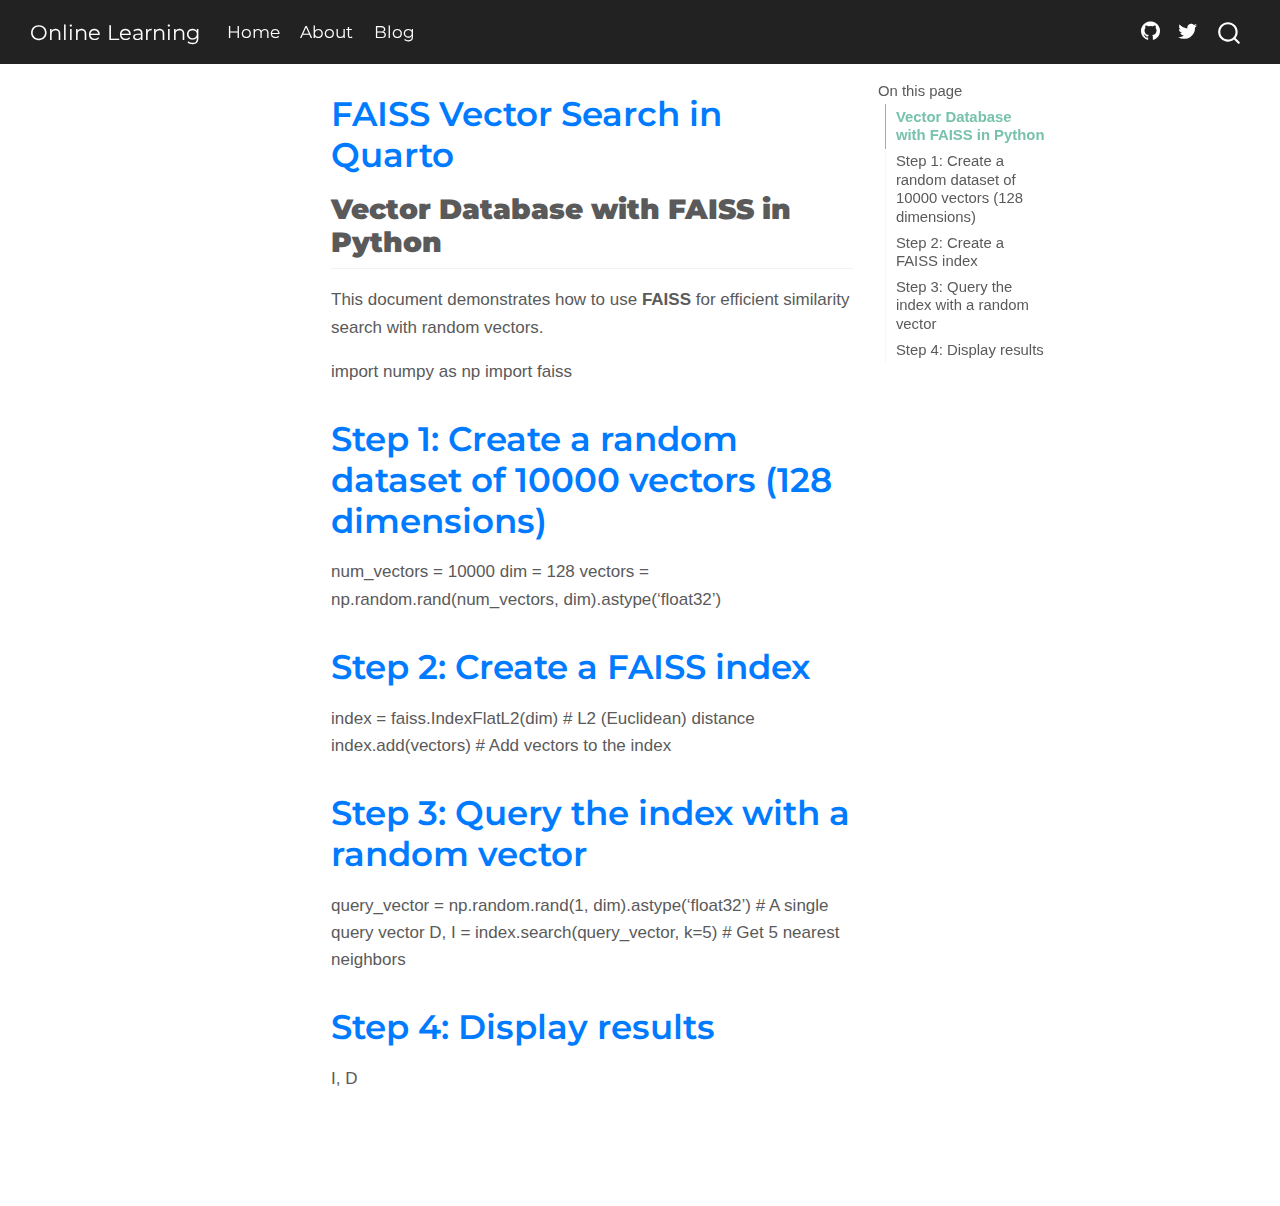
<file: docs/post1.html>
<!DOCTYPE html>
<html xmlns="http://www.w3.org/1999/xhtml" lang="en" xml:lang="en"><head>

<meta charset="utf-8">
<meta name="generator" content="quarto-1.6.42">

<meta name="viewport" content="width=device-width, initial-scale=1.0, user-scalable=yes">


<title>FAISS Vector Search in Quarto – Online Learning</title>
<style>
code{white-space: pre-wrap;}
span.smallcaps{font-variant: small-caps;}
div.columns{display: flex; gap: min(4vw, 1.5em);}
div.column{flex: auto; overflow-x: auto;}
div.hanging-indent{margin-left: 1.5em; text-indent: -1.5em;}
ul.task-list{list-style: none;}
ul.task-list li input[type="checkbox"] {
  width: 0.8em;
  margin: 0 0.8em 0.2em -1em; /* quarto-specific, see https://github.com/quarto-dev/quarto-cli/issues/4556 */ 
  vertical-align: middle;
}
</style>


<script src="site_libs/quarto-nav/quarto-nav.js"></script>
<script src="site_libs/quarto-nav/headroom.min.js"></script>
<script src="site_libs/clipboard/clipboard.min.js"></script>
<script src="site_libs/quarto-search/autocomplete.umd.js"></script>
<script src="site_libs/quarto-search/fuse.min.js"></script>
<script src="site_libs/quarto-search/quarto-search.js"></script>
<meta name="quarto:offset" content="./">
<script src="site_libs/quarto-html/quarto.js"></script>
<script src="site_libs/quarto-html/popper.min.js"></script>
<script src="site_libs/quarto-html/tippy.umd.min.js"></script>
<script src="site_libs/quarto-html/anchor.min.js"></script>
<link href="site_libs/quarto-html/tippy.css" rel="stylesheet">
<link href="site_libs/quarto-html/quarto-syntax-highlighting-2f5df379a58b258e96c21c0638c20c03.css" rel="stylesheet" id="quarto-text-highlighting-styles">
<script src="site_libs/bootstrap/bootstrap.min.js"></script>
<link href="site_libs/bootstrap/bootstrap-icons.css" rel="stylesheet">
<link href="site_libs/bootstrap/bootstrap-bd8cb2610f6c2810c4bc87234a365cf8.min.css" rel="stylesheet" append-hash="true" id="quarto-bootstrap" data-mode="light">
<script id="quarto-search-options" type="application/json">{
  "location": "navbar",
  "copy-button": false,
  "collapse-after": 3,
  "panel-placement": "end",
  "type": "overlay",
  "limit": 50,
  "keyboard-shortcut": [
    "f",
    "/",
    "s"
  ],
  "show-item-context": false,
  "language": {
    "search-no-results-text": "No results",
    "search-matching-documents-text": "matching documents",
    "search-copy-link-title": "Copy link to search",
    "search-hide-matches-text": "Hide additional matches",
    "search-more-match-text": "more match in this document",
    "search-more-matches-text": "more matches in this document",
    "search-clear-button-title": "Clear",
    "search-text-placeholder": "",
    "search-detached-cancel-button-title": "Cancel",
    "search-submit-button-title": "Submit",
    "search-label": "Search"
  }
}</script>


<link rel="stylesheet" href="styles.css">
</head>

<body class="nav-fixed">

<div id="quarto-search-results"></div>
  <header id="quarto-header" class="headroom fixed-top">
    <nav class="navbar navbar-expand-lg " data-bs-theme="dark">
      <div class="navbar-container container-fluid">
      <div class="navbar-brand-container mx-auto">
    <a class="navbar-brand" href="./index.html">
    <span class="navbar-title">Online Learning</span>
    </a>
  </div>
            <div id="quarto-search" class="" title="Search"></div>
          <button class="navbar-toggler" type="button" data-bs-toggle="collapse" data-bs-target="#navbarCollapse" aria-controls="navbarCollapse" role="menu" aria-expanded="false" aria-label="Toggle navigation" onclick="if (window.quartoToggleHeadroom) { window.quartoToggleHeadroom(); }">
  <span class="navbar-toggler-icon"></span>
</button>
          <div class="collapse navbar-collapse" id="navbarCollapse">
            <ul class="navbar-nav navbar-nav-scroll me-auto">
  <li class="nav-item">
    <a class="nav-link" href="./index.html"> 
<span class="menu-text">Home</span></a>
  </li>  
  <li class="nav-item">
    <a class="nav-link" href="./about.html"> 
<span class="menu-text">About</span></a>
  </li>  
  <li class="nav-item">
    <a class="nav-link" href="./blog.html"> 
<span class="menu-text">Blog</span></a>
  </li>  
</ul>
            <ul class="navbar-nav navbar-nav-scroll ms-auto">
  <li class="nav-item compact">
    <a class="nav-link" href="https://github.com/PriyaranjanMarathe/"> <i class="bi bi-github" role="img">
</i> 
<span class="menu-text"></span></a>
  </li>  
  <li class="nav-item compact">
    <a class="nav-link" href="https://twitter.com/6C1_16"> <i class="bi bi-twitter" role="img">
</i> 
<span class="menu-text"></span></a>
  </li>  
</ul>
          </div> <!-- /navcollapse -->
            <div class="quarto-navbar-tools">
</div>
      </div> <!-- /container-fluid -->
    </nav>
</header>
<!-- content -->
<div id="quarto-content" class="quarto-container page-columns page-rows-contents page-layout-article page-navbar">
<!-- sidebar -->
<!-- margin-sidebar -->
    <div id="quarto-margin-sidebar" class="sidebar margin-sidebar">
        <nav id="TOC" role="doc-toc" class="toc-active">
    <h2 id="toc-title">On this page</h2>
   
  <ul>
  <li><a href="#vector-database-with-faiss-in-python" id="toc-vector-database-with-faiss-in-python" class="nav-link active" data-scroll-target="#vector-database-with-faiss-in-python"><strong>Vector Database with FAISS in Python</strong></a></li>
  <li><a href="#step-1-create-a-random-dataset-of-10000-vectors-128-dimensions" id="toc-step-1-create-a-random-dataset-of-10000-vectors-128-dimensions" class="nav-link" data-scroll-target="#step-1-create-a-random-dataset-of-10000-vectors-128-dimensions">Step 1: Create a random dataset of 10000 vectors (128 dimensions)</a></li>
  <li><a href="#step-2-create-a-faiss-index" id="toc-step-2-create-a-faiss-index" class="nav-link" data-scroll-target="#step-2-create-a-faiss-index">Step 2: Create a FAISS index</a></li>
  <li><a href="#step-3-query-the-index-with-a-random-vector" id="toc-step-3-query-the-index-with-a-random-vector" class="nav-link" data-scroll-target="#step-3-query-the-index-with-a-random-vector">Step 3: Query the index with a random vector</a></li>
  <li><a href="#step-4-display-results" id="toc-step-4-display-results" class="nav-link" data-scroll-target="#step-4-display-results">Step 4: Display results</a></li>
  </ul>
</nav>
    </div>
<!-- main -->
<main class="content" id="quarto-document-content">

<header id="title-block-header" class="quarto-title-block default">
<div class="quarto-title">
<h1 class="title">FAISS Vector Search in Quarto</h1>
</div>



<div class="quarto-title-meta">

    
  
    
  </div>
  


</header>


<section id="vector-database-with-faiss-in-python" class="level2">
<h2 class="anchored" data-anchor-id="vector-database-with-faiss-in-python"><strong>Vector Database with FAISS in Python</strong></h2>
<p>This document demonstrates how to use <strong>FAISS</strong> for efficient similarity search with random vectors.</p>
<p>import numpy as np import faiss</p>
</section>
<section id="step-1-create-a-random-dataset-of-10000-vectors-128-dimensions" class="level1">
<h1>Step 1: Create a random dataset of 10000 vectors (128 dimensions)</h1>
<p>num_vectors = 10000 dim = 128 vectors = np.random.rand(num_vectors, dim).astype(‘float32’)</p>
</section>
<section id="step-2-create-a-faiss-index" class="level1">
<h1>Step 2: Create a FAISS index</h1>
<p>index = faiss.IndexFlatL2(dim) # L2 (Euclidean) distance index.add(vectors) # Add vectors to the index</p>
</section>
<section id="step-3-query-the-index-with-a-random-vector" class="level1">
<h1>Step 3: Query the index with a random vector</h1>
<p>query_vector = np.random.rand(1, dim).astype(‘float32’) # A single query vector D, I = index.search(query_vector, k=5) # Get 5 nearest neighbors</p>
</section>
<section id="step-4-display-results" class="level1">
<h1>Step 4: Display results</h1>
<p>I, D</p>


</section>

</main> <!-- /main -->
<script id="quarto-html-after-body" type="application/javascript">
window.document.addEventListener("DOMContentLoaded", function (event) {
  const toggleBodyColorMode = (bsSheetEl) => {
    const mode = bsSheetEl.getAttribute("data-mode");
    const bodyEl = window.document.querySelector("body");
    if (mode === "dark") {
      bodyEl.classList.add("quarto-dark");
      bodyEl.classList.remove("quarto-light");
    } else {
      bodyEl.classList.add("quarto-light");
      bodyEl.classList.remove("quarto-dark");
    }
  }
  const toggleBodyColorPrimary = () => {
    const bsSheetEl = window.document.querySelector("link#quarto-bootstrap");
    if (bsSheetEl) {
      toggleBodyColorMode(bsSheetEl);
    }
  }
  toggleBodyColorPrimary();  
  const icon = "";
  const anchorJS = new window.AnchorJS();
  anchorJS.options = {
    placement: 'right',
    icon: icon
  };
  anchorJS.add('.anchored');
  const isCodeAnnotation = (el) => {
    for (const clz of el.classList) {
      if (clz.startsWith('code-annotation-')) {                     
        return true;
      }
    }
    return false;
  }
  const onCopySuccess = function(e) {
    // button target
    const button = e.trigger;
    // don't keep focus
    button.blur();
    // flash "checked"
    button.classList.add('code-copy-button-checked');
    var currentTitle = button.getAttribute("title");
    button.setAttribute("title", "Copied!");
    let tooltip;
    if (window.bootstrap) {
      button.setAttribute("data-bs-toggle", "tooltip");
      button.setAttribute("data-bs-placement", "left");
      button.setAttribute("data-bs-title", "Copied!");
      tooltip = new bootstrap.Tooltip(button, 
        { trigger: "manual", 
          customClass: "code-copy-button-tooltip",
          offset: [0, -8]});
      tooltip.show();    
    }
    setTimeout(function() {
      if (tooltip) {
        tooltip.hide();
        button.removeAttribute("data-bs-title");
        button.removeAttribute("data-bs-toggle");
        button.removeAttribute("data-bs-placement");
      }
      button.setAttribute("title", currentTitle);
      button.classList.remove('code-copy-button-checked');
    }, 1000);
    // clear code selection
    e.clearSelection();
  }
  const getTextToCopy = function(trigger) {
      const codeEl = trigger.previousElementSibling.cloneNode(true);
      for (const childEl of codeEl.children) {
        if (isCodeAnnotation(childEl)) {
          childEl.remove();
        }
      }
      return codeEl.innerText;
  }
  const clipboard = new window.ClipboardJS('.code-copy-button:not([data-in-quarto-modal])', {
    text: getTextToCopy
  });
  clipboard.on('success', onCopySuccess);
  if (window.document.getElementById('quarto-embedded-source-code-modal')) {
    const clipboardModal = new window.ClipboardJS('.code-copy-button[data-in-quarto-modal]', {
      text: getTextToCopy,
      container: window.document.getElementById('quarto-embedded-source-code-modal')
    });
    clipboardModal.on('success', onCopySuccess);
  }
    var localhostRegex = new RegExp(/^(?:http|https):\/\/localhost\:?[0-9]*\//);
    var mailtoRegex = new RegExp(/^mailto:/);
      var filterRegex = new RegExp('/' + window.location.host + '/');
    var isInternal = (href) => {
        return filterRegex.test(href) || localhostRegex.test(href) || mailtoRegex.test(href);
    }
    // Inspect non-navigation links and adorn them if external
 	var links = window.document.querySelectorAll('a[href]:not(.nav-link):not(.navbar-brand):not(.toc-action):not(.sidebar-link):not(.sidebar-item-toggle):not(.pagination-link):not(.no-external):not([aria-hidden]):not(.dropdown-item):not(.quarto-navigation-tool):not(.about-link)');
    for (var i=0; i<links.length; i++) {
      const link = links[i];
      if (!isInternal(link.href)) {
        // undo the damage that might have been done by quarto-nav.js in the case of
        // links that we want to consider external
        if (link.dataset.originalHref !== undefined) {
          link.href = link.dataset.originalHref;
        }
      }
    }
  function tippyHover(el, contentFn, onTriggerFn, onUntriggerFn) {
    const config = {
      allowHTML: true,
      maxWidth: 500,
      delay: 100,
      arrow: false,
      appendTo: function(el) {
          return el.parentElement;
      },
      interactive: true,
      interactiveBorder: 10,
      theme: 'quarto',
      placement: 'bottom-start',
    };
    if (contentFn) {
      config.content = contentFn;
    }
    if (onTriggerFn) {
      config.onTrigger = onTriggerFn;
    }
    if (onUntriggerFn) {
      config.onUntrigger = onUntriggerFn;
    }
    window.tippy(el, config); 
  }
  const noterefs = window.document.querySelectorAll('a[role="doc-noteref"]');
  for (var i=0; i<noterefs.length; i++) {
    const ref = noterefs[i];
    tippyHover(ref, function() {
      // use id or data attribute instead here
      let href = ref.getAttribute('data-footnote-href') || ref.getAttribute('href');
      try { href = new URL(href).hash; } catch {}
      const id = href.replace(/^#\/?/, "");
      const note = window.document.getElementById(id);
      if (note) {
        return note.innerHTML;
      } else {
        return "";
      }
    });
  }
  const xrefs = window.document.querySelectorAll('a.quarto-xref');
  const processXRef = (id, note) => {
    // Strip column container classes
    const stripColumnClz = (el) => {
      el.classList.remove("page-full", "page-columns");
      if (el.children) {
        for (const child of el.children) {
          stripColumnClz(child);
        }
      }
    }
    stripColumnClz(note)
    if (id === null || id.startsWith('sec-')) {
      // Special case sections, only their first couple elements
      const container = document.createElement("div");
      if (note.children && note.children.length > 2) {
        container.appendChild(note.children[0].cloneNode(true));
        for (let i = 1; i < note.children.length; i++) {
          const child = note.children[i];
          if (child.tagName === "P" && child.innerText === "") {
            continue;
          } else {
            container.appendChild(child.cloneNode(true));
            break;
          }
        }
        if (window.Quarto?.typesetMath) {
          window.Quarto.typesetMath(container);
        }
        return container.innerHTML
      } else {
        if (window.Quarto?.typesetMath) {
          window.Quarto.typesetMath(note);
        }
        return note.innerHTML;
      }
    } else {
      // Remove any anchor links if they are present
      const anchorLink = note.querySelector('a.anchorjs-link');
      if (anchorLink) {
        anchorLink.remove();
      }
      if (window.Quarto?.typesetMath) {
        window.Quarto.typesetMath(note);
      }
      if (note.classList.contains("callout")) {
        return note.outerHTML;
      } else {
        return note.innerHTML;
      }
    }
  }
  for (var i=0; i<xrefs.length; i++) {
    const xref = xrefs[i];
    tippyHover(xref, undefined, function(instance) {
      instance.disable();
      let url = xref.getAttribute('href');
      let hash = undefined; 
      if (url.startsWith('#')) {
        hash = url;
      } else {
        try { hash = new URL(url).hash; } catch {}
      }
      if (hash) {
        const id = hash.replace(/^#\/?/, "");
        const note = window.document.getElementById(id);
        if (note !== null) {
          try {
            const html = processXRef(id, note.cloneNode(true));
            instance.setContent(html);
          } finally {
            instance.enable();
            instance.show();
          }
        } else {
          // See if we can fetch this
          fetch(url.split('#')[0])
          .then(res => res.text())
          .then(html => {
            const parser = new DOMParser();
            const htmlDoc = parser.parseFromString(html, "text/html");
            const note = htmlDoc.getElementById(id);
            if (note !== null) {
              const html = processXRef(id, note);
              instance.setContent(html);
            } 
          }).finally(() => {
            instance.enable();
            instance.show();
          });
        }
      } else {
        // See if we can fetch a full url (with no hash to target)
        // This is a special case and we should probably do some content thinning / targeting
        fetch(url)
        .then(res => res.text())
        .then(html => {
          const parser = new DOMParser();
          const htmlDoc = parser.parseFromString(html, "text/html");
          const note = htmlDoc.querySelector('main.content');
          if (note !== null) {
            // This should only happen for chapter cross references
            // (since there is no id in the URL)
            // remove the first header
            if (note.children.length > 0 && note.children[0].tagName === "HEADER") {
              note.children[0].remove();
            }
            const html = processXRef(null, note);
            instance.setContent(html);
          } 
        }).finally(() => {
          instance.enable();
          instance.show();
        });
      }
    }, function(instance) {
    });
  }
      let selectedAnnoteEl;
      const selectorForAnnotation = ( cell, annotation) => {
        let cellAttr = 'data-code-cell="' + cell + '"';
        let lineAttr = 'data-code-annotation="' +  annotation + '"';
        const selector = 'span[' + cellAttr + '][' + lineAttr + ']';
        return selector;
      }
      const selectCodeLines = (annoteEl) => {
        const doc = window.document;
        const targetCell = annoteEl.getAttribute("data-target-cell");
        const targetAnnotation = annoteEl.getAttribute("data-target-annotation");
        const annoteSpan = window.document.querySelector(selectorForAnnotation(targetCell, targetAnnotation));
        const lines = annoteSpan.getAttribute("data-code-lines").split(",");
        const lineIds = lines.map((line) => {
          return targetCell + "-" + line;
        })
        let top = null;
        let height = null;
        let parent = null;
        if (lineIds.length > 0) {
            //compute the position of the single el (top and bottom and make a div)
            const el = window.document.getElementById(lineIds[0]);
            top = el.offsetTop;
            height = el.offsetHeight;
            parent = el.parentElement.parentElement;
          if (lineIds.length > 1) {
            const lastEl = window.document.getElementById(lineIds[lineIds.length - 1]);
            const bottom = lastEl.offsetTop + lastEl.offsetHeight;
            height = bottom - top;
          }
          if (top !== null && height !== null && parent !== null) {
            // cook up a div (if necessary) and position it 
            let div = window.document.getElementById("code-annotation-line-highlight");
            if (div === null) {
              div = window.document.createElement("div");
              div.setAttribute("id", "code-annotation-line-highlight");
              div.style.position = 'absolute';
              parent.appendChild(div);
            }
            div.style.top = top - 2 + "px";
            div.style.height = height + 4 + "px";
            div.style.left = 0;
            let gutterDiv = window.document.getElementById("code-annotation-line-highlight-gutter");
            if (gutterDiv === null) {
              gutterDiv = window.document.createElement("div");
              gutterDiv.setAttribute("id", "code-annotation-line-highlight-gutter");
              gutterDiv.style.position = 'absolute';
              const codeCell = window.document.getElementById(targetCell);
              const gutter = codeCell.querySelector('.code-annotation-gutter');
              gutter.appendChild(gutterDiv);
            }
            gutterDiv.style.top = top - 2 + "px";
            gutterDiv.style.height = height + 4 + "px";
          }
          selectedAnnoteEl = annoteEl;
        }
      };
      const unselectCodeLines = () => {
        const elementsIds = ["code-annotation-line-highlight", "code-annotation-line-highlight-gutter"];
        elementsIds.forEach((elId) => {
          const div = window.document.getElementById(elId);
          if (div) {
            div.remove();
          }
        });
        selectedAnnoteEl = undefined;
      };
        // Handle positioning of the toggle
    window.addEventListener(
      "resize",
      throttle(() => {
        elRect = undefined;
        if (selectedAnnoteEl) {
          selectCodeLines(selectedAnnoteEl);
        }
      }, 10)
    );
    function throttle(fn, ms) {
    let throttle = false;
    let timer;
      return (...args) => {
        if(!throttle) { // first call gets through
            fn.apply(this, args);
            throttle = true;
        } else { // all the others get throttled
            if(timer) clearTimeout(timer); // cancel #2
            timer = setTimeout(() => {
              fn.apply(this, args);
              timer = throttle = false;
            }, ms);
        }
      };
    }
      // Attach click handler to the DT
      const annoteDls = window.document.querySelectorAll('dt[data-target-cell]');
      for (const annoteDlNode of annoteDls) {
        annoteDlNode.addEventListener('click', (event) => {
          const clickedEl = event.target;
          if (clickedEl !== selectedAnnoteEl) {
            unselectCodeLines();
            const activeEl = window.document.querySelector('dt[data-target-cell].code-annotation-active');
            if (activeEl) {
              activeEl.classList.remove('code-annotation-active');
            }
            selectCodeLines(clickedEl);
            clickedEl.classList.add('code-annotation-active');
          } else {
            // Unselect the line
            unselectCodeLines();
            clickedEl.classList.remove('code-annotation-active');
          }
        });
      }
  const findCites = (el) => {
    const parentEl = el.parentElement;
    if (parentEl) {
      const cites = parentEl.dataset.cites;
      if (cites) {
        return {
          el,
          cites: cites.split(' ')
        };
      } else {
        return findCites(el.parentElement)
      }
    } else {
      return undefined;
    }
  };
  var bibliorefs = window.document.querySelectorAll('a[role="doc-biblioref"]');
  for (var i=0; i<bibliorefs.length; i++) {
    const ref = bibliorefs[i];
    const citeInfo = findCites(ref);
    if (citeInfo) {
      tippyHover(citeInfo.el, function() {
        var popup = window.document.createElement('div');
        citeInfo.cites.forEach(function(cite) {
          var citeDiv = window.document.createElement('div');
          citeDiv.classList.add('hanging-indent');
          citeDiv.classList.add('csl-entry');
          var biblioDiv = window.document.getElementById('ref-' + cite);
          if (biblioDiv) {
            citeDiv.innerHTML = biblioDiv.innerHTML;
          }
          popup.appendChild(citeDiv);
        });
        return popup.innerHTML;
      });
    }
  }
});
</script>
</div> <!-- /content -->




</body></html>
</file>
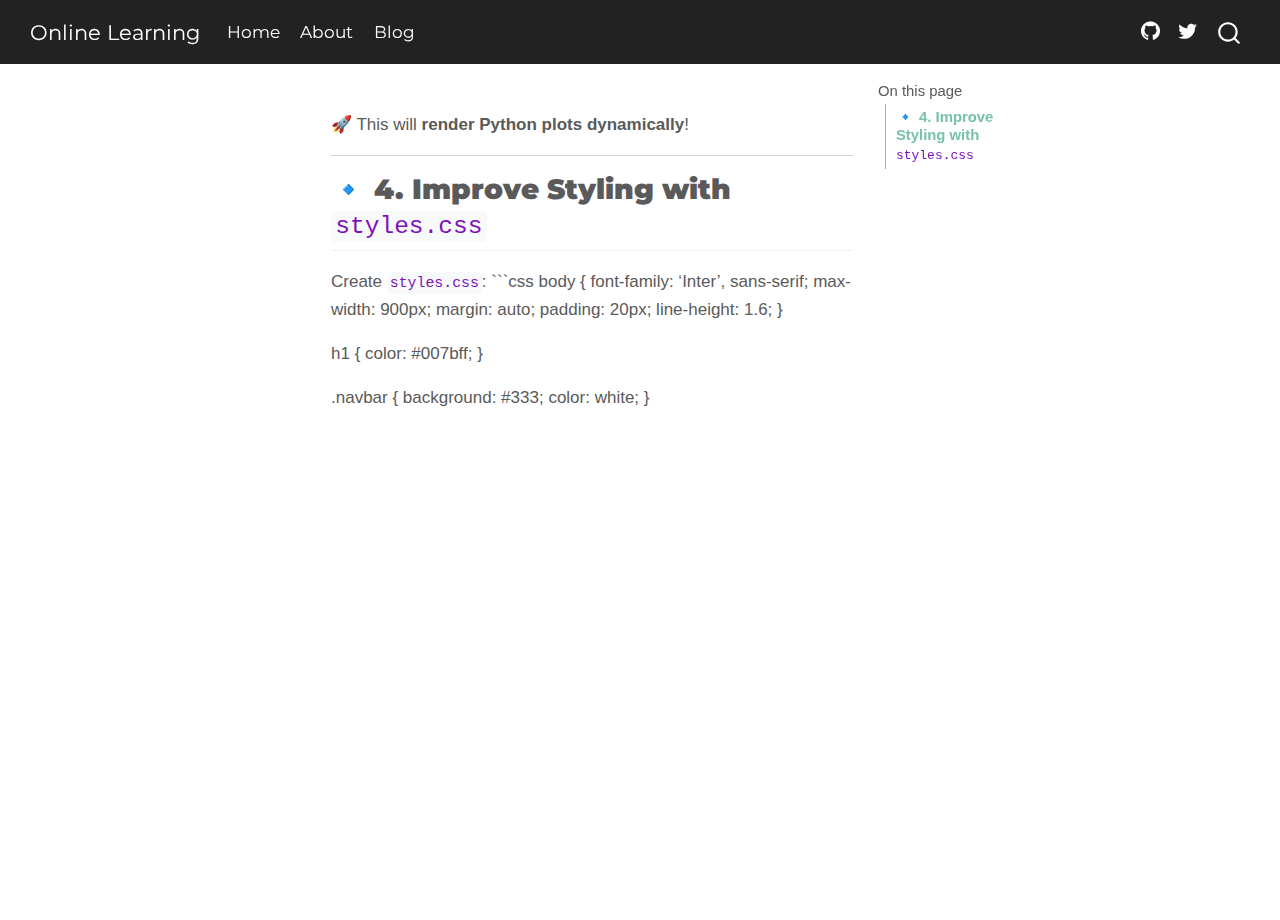
<file: docs/post2.html>
<!DOCTYPE html>
<html xmlns="http://www.w3.org/1999/xhtml" lang="en" xml:lang="en"><head>

<meta charset="utf-8">
<meta name="generator" content="quarto-1.6.42">

<meta name="viewport" content="width=device-width, initial-scale=1.0, user-scalable=yes">


<title>post2 – Online Learning</title>
<style>
code{white-space: pre-wrap;}
span.smallcaps{font-variant: small-caps;}
div.columns{display: flex; gap: min(4vw, 1.5em);}
div.column{flex: auto; overflow-x: auto;}
div.hanging-indent{margin-left: 1.5em; text-indent: -1.5em;}
ul.task-list{list-style: none;}
ul.task-list li input[type="checkbox"] {
  width: 0.8em;
  margin: 0 0.8em 0.2em -1em; /* quarto-specific, see https://github.com/quarto-dev/quarto-cli/issues/4556 */ 
  vertical-align: middle;
}
</style>


<script src="site_libs/quarto-nav/quarto-nav.js"></script>
<script src="site_libs/quarto-nav/headroom.min.js"></script>
<script src="site_libs/clipboard/clipboard.min.js"></script>
<script src="site_libs/quarto-search/autocomplete.umd.js"></script>
<script src="site_libs/quarto-search/fuse.min.js"></script>
<script src="site_libs/quarto-search/quarto-search.js"></script>
<meta name="quarto:offset" content="./">
<script src="site_libs/quarto-html/quarto.js"></script>
<script src="site_libs/quarto-html/popper.min.js"></script>
<script src="site_libs/quarto-html/tippy.umd.min.js"></script>
<script src="site_libs/quarto-html/anchor.min.js"></script>
<link href="site_libs/quarto-html/tippy.css" rel="stylesheet">
<link href="site_libs/quarto-html/quarto-syntax-highlighting-2f5df379a58b258e96c21c0638c20c03.css" rel="stylesheet" id="quarto-text-highlighting-styles">
<script src="site_libs/bootstrap/bootstrap.min.js"></script>
<link href="site_libs/bootstrap/bootstrap-icons.css" rel="stylesheet">
<link href="site_libs/bootstrap/bootstrap-bd8cb2610f6c2810c4bc87234a365cf8.min.css" rel="stylesheet" append-hash="true" id="quarto-bootstrap" data-mode="light">
<script id="quarto-search-options" type="application/json">{
  "location": "navbar",
  "copy-button": false,
  "collapse-after": 3,
  "panel-placement": "end",
  "type": "overlay",
  "limit": 50,
  "keyboard-shortcut": [
    "f",
    "/",
    "s"
  ],
  "show-item-context": false,
  "language": {
    "search-no-results-text": "No results",
    "search-matching-documents-text": "matching documents",
    "search-copy-link-title": "Copy link to search",
    "search-hide-matches-text": "Hide additional matches",
    "search-more-match-text": "more match in this document",
    "search-more-matches-text": "more matches in this document",
    "search-clear-button-title": "Clear",
    "search-text-placeholder": "",
    "search-detached-cancel-button-title": "Cancel",
    "search-submit-button-title": "Submit",
    "search-label": "Search"
  }
}</script>


<link rel="stylesheet" href="styles.css">
</head>

<body class="nav-fixed">

<div id="quarto-search-results"></div>
  <header id="quarto-header" class="headroom fixed-top">
    <nav class="navbar navbar-expand-lg " data-bs-theme="dark">
      <div class="navbar-container container-fluid">
      <div class="navbar-brand-container mx-auto">
    <a class="navbar-brand" href="./index.html">
    <span class="navbar-title">Online Learning</span>
    </a>
  </div>
            <div id="quarto-search" class="" title="Search"></div>
          <button class="navbar-toggler" type="button" data-bs-toggle="collapse" data-bs-target="#navbarCollapse" aria-controls="navbarCollapse" role="menu" aria-expanded="false" aria-label="Toggle navigation" onclick="if (window.quartoToggleHeadroom) { window.quartoToggleHeadroom(); }">
  <span class="navbar-toggler-icon"></span>
</button>
          <div class="collapse navbar-collapse" id="navbarCollapse">
            <ul class="navbar-nav navbar-nav-scroll me-auto">
  <li class="nav-item">
    <a class="nav-link" href="./index.html"> 
<span class="menu-text">Home</span></a>
  </li>  
  <li class="nav-item">
    <a class="nav-link" href="./about.html"> 
<span class="menu-text">About</span></a>
  </li>  
  <li class="nav-item">
    <a class="nav-link" href="./blog.html"> 
<span class="menu-text">Blog</span></a>
  </li>  
</ul>
            <ul class="navbar-nav navbar-nav-scroll ms-auto">
  <li class="nav-item compact">
    <a class="nav-link" href="https://github.com/PriyaranjanMarathe/"> <i class="bi bi-github" role="img">
</i> 
<span class="menu-text"></span></a>
  </li>  
  <li class="nav-item compact">
    <a class="nav-link" href="https://twitter.com/6C1_16"> <i class="bi bi-twitter" role="img">
</i> 
<span class="menu-text"></span></a>
  </li>  
</ul>
          </div> <!-- /navcollapse -->
            <div class="quarto-navbar-tools">
</div>
      </div> <!-- /container-fluid -->
    </nav>
</header>
<!-- content -->
<div id="quarto-content" class="quarto-container page-columns page-rows-contents page-layout-article page-navbar">
<!-- sidebar -->
<!-- margin-sidebar -->
    <div id="quarto-margin-sidebar" class="sidebar margin-sidebar">
        <nav id="TOC" role="doc-toc" class="toc-active">
    <h2 id="toc-title">On this page</h2>
   
  <ul>
  <li><a href="#improve-styling-with-styles.css" id="toc-improve-styling-with-styles.css" class="nav-link active" data-scroll-target="#improve-styling-with-styles.css">🔹 <strong>4. Improve Styling with <code>styles.css</code></strong></a></li>
  </ul>
</nav>
    </div>
<!-- main -->
<main class="content" id="quarto-document-content"><header id="title-block-header" class="quarto-title-block"></header>




<p>🚀 This will <strong>render Python plots dynamically</strong>!</p>
<hr>
<section id="improve-styling-with-styles.css" class="level2">
<h2 class="anchored" data-anchor-id="improve-styling-with-styles.css">🔹 <strong>4. Improve Styling with <code>styles.css</code></strong></h2>
<p>Create <strong><code>styles.css</code></strong>: ```css body { font-family: ‘Inter’, sans-serif; max-width: 900px; margin: auto; padding: 20px; line-height: 1.6; }</p>
<p>h1 { color: #007bff; }</p>
<p>.navbar { background: #333; color: white; }</p>


</section>

</main> <!-- /main -->
<script id="quarto-html-after-body" type="application/javascript">
window.document.addEventListener("DOMContentLoaded", function (event) {
  const toggleBodyColorMode = (bsSheetEl) => {
    const mode = bsSheetEl.getAttribute("data-mode");
    const bodyEl = window.document.querySelector("body");
    if (mode === "dark") {
      bodyEl.classList.add("quarto-dark");
      bodyEl.classList.remove("quarto-light");
    } else {
      bodyEl.classList.add("quarto-light");
      bodyEl.classList.remove("quarto-dark");
    }
  }
  const toggleBodyColorPrimary = () => {
    const bsSheetEl = window.document.querySelector("link#quarto-bootstrap");
    if (bsSheetEl) {
      toggleBodyColorMode(bsSheetEl);
    }
  }
  toggleBodyColorPrimary();  
  const icon = "";
  const anchorJS = new window.AnchorJS();
  anchorJS.options = {
    placement: 'right',
    icon: icon
  };
  anchorJS.add('.anchored');
  const isCodeAnnotation = (el) => {
    for (const clz of el.classList) {
      if (clz.startsWith('code-annotation-')) {                     
        return true;
      }
    }
    return false;
  }
  const onCopySuccess = function(e) {
    // button target
    const button = e.trigger;
    // don't keep focus
    button.blur();
    // flash "checked"
    button.classList.add('code-copy-button-checked');
    var currentTitle = button.getAttribute("title");
    button.setAttribute("title", "Copied!");
    let tooltip;
    if (window.bootstrap) {
      button.setAttribute("data-bs-toggle", "tooltip");
      button.setAttribute("data-bs-placement", "left");
      button.setAttribute("data-bs-title", "Copied!");
      tooltip = new bootstrap.Tooltip(button, 
        { trigger: "manual", 
          customClass: "code-copy-button-tooltip",
          offset: [0, -8]});
      tooltip.show();    
    }
    setTimeout(function() {
      if (tooltip) {
        tooltip.hide();
        button.removeAttribute("data-bs-title");
        button.removeAttribute("data-bs-toggle");
        button.removeAttribute("data-bs-placement");
      }
      button.setAttribute("title", currentTitle);
      button.classList.remove('code-copy-button-checked');
    }, 1000);
    // clear code selection
    e.clearSelection();
  }
  const getTextToCopy = function(trigger) {
      const codeEl = trigger.previousElementSibling.cloneNode(true);
      for (const childEl of codeEl.children) {
        if (isCodeAnnotation(childEl)) {
          childEl.remove();
        }
      }
      return codeEl.innerText;
  }
  const clipboard = new window.ClipboardJS('.code-copy-button:not([data-in-quarto-modal])', {
    text: getTextToCopy
  });
  clipboard.on('success', onCopySuccess);
  if (window.document.getElementById('quarto-embedded-source-code-modal')) {
    const clipboardModal = new window.ClipboardJS('.code-copy-button[data-in-quarto-modal]', {
      text: getTextToCopy,
      container: window.document.getElementById('quarto-embedded-source-code-modal')
    });
    clipboardModal.on('success', onCopySuccess);
  }
    var localhostRegex = new RegExp(/^(?:http|https):\/\/localhost\:?[0-9]*\//);
    var mailtoRegex = new RegExp(/^mailto:/);
      var filterRegex = new RegExp('/' + window.location.host + '/');
    var isInternal = (href) => {
        return filterRegex.test(href) || localhostRegex.test(href) || mailtoRegex.test(href);
    }
    // Inspect non-navigation links and adorn them if external
 	var links = window.document.querySelectorAll('a[href]:not(.nav-link):not(.navbar-brand):not(.toc-action):not(.sidebar-link):not(.sidebar-item-toggle):not(.pagination-link):not(.no-external):not([aria-hidden]):not(.dropdown-item):not(.quarto-navigation-tool):not(.about-link)');
    for (var i=0; i<links.length; i++) {
      const link = links[i];
      if (!isInternal(link.href)) {
        // undo the damage that might have been done by quarto-nav.js in the case of
        // links that we want to consider external
        if (link.dataset.originalHref !== undefined) {
          link.href = link.dataset.originalHref;
        }
      }
    }
  function tippyHover(el, contentFn, onTriggerFn, onUntriggerFn) {
    const config = {
      allowHTML: true,
      maxWidth: 500,
      delay: 100,
      arrow: false,
      appendTo: function(el) {
          return el.parentElement;
      },
      interactive: true,
      interactiveBorder: 10,
      theme: 'quarto',
      placement: 'bottom-start',
    };
    if (contentFn) {
      config.content = contentFn;
    }
    if (onTriggerFn) {
      config.onTrigger = onTriggerFn;
    }
    if (onUntriggerFn) {
      config.onUntrigger = onUntriggerFn;
    }
    window.tippy(el, config); 
  }
  const noterefs = window.document.querySelectorAll('a[role="doc-noteref"]');
  for (var i=0; i<noterefs.length; i++) {
    const ref = noterefs[i];
    tippyHover(ref, function() {
      // use id or data attribute instead here
      let href = ref.getAttribute('data-footnote-href') || ref.getAttribute('href');
      try { href = new URL(href).hash; } catch {}
      const id = href.replace(/^#\/?/, "");
      const note = window.document.getElementById(id);
      if (note) {
        return note.innerHTML;
      } else {
        return "";
      }
    });
  }
  const xrefs = window.document.querySelectorAll('a.quarto-xref');
  const processXRef = (id, note) => {
    // Strip column container classes
    const stripColumnClz = (el) => {
      el.classList.remove("page-full", "page-columns");
      if (el.children) {
        for (const child of el.children) {
          stripColumnClz(child);
        }
      }
    }
    stripColumnClz(note)
    if (id === null || id.startsWith('sec-')) {
      // Special case sections, only their first couple elements
      const container = document.createElement("div");
      if (note.children && note.children.length > 2) {
        container.appendChild(note.children[0].cloneNode(true));
        for (let i = 1; i < note.children.length; i++) {
          const child = note.children[i];
          if (child.tagName === "P" && child.innerText === "") {
            continue;
          } else {
            container.appendChild(child.cloneNode(true));
            break;
          }
        }
        if (window.Quarto?.typesetMath) {
          window.Quarto.typesetMath(container);
        }
        return container.innerHTML
      } else {
        if (window.Quarto?.typesetMath) {
          window.Quarto.typesetMath(note);
        }
        return note.innerHTML;
      }
    } else {
      // Remove any anchor links if they are present
      const anchorLink = note.querySelector('a.anchorjs-link');
      if (anchorLink) {
        anchorLink.remove();
      }
      if (window.Quarto?.typesetMath) {
        window.Quarto.typesetMath(note);
      }
      if (note.classList.contains("callout")) {
        return note.outerHTML;
      } else {
        return note.innerHTML;
      }
    }
  }
  for (var i=0; i<xrefs.length; i++) {
    const xref = xrefs[i];
    tippyHover(xref, undefined, function(instance) {
      instance.disable();
      let url = xref.getAttribute('href');
      let hash = undefined; 
      if (url.startsWith('#')) {
        hash = url;
      } else {
        try { hash = new URL(url).hash; } catch {}
      }
      if (hash) {
        const id = hash.replace(/^#\/?/, "");
        const note = window.document.getElementById(id);
        if (note !== null) {
          try {
            const html = processXRef(id, note.cloneNode(true));
            instance.setContent(html);
          } finally {
            instance.enable();
            instance.show();
          }
        } else {
          // See if we can fetch this
          fetch(url.split('#')[0])
          .then(res => res.text())
          .then(html => {
            const parser = new DOMParser();
            const htmlDoc = parser.parseFromString(html, "text/html");
            const note = htmlDoc.getElementById(id);
            if (note !== null) {
              const html = processXRef(id, note);
              instance.setContent(html);
            } 
          }).finally(() => {
            instance.enable();
            instance.show();
          });
        }
      } else {
        // See if we can fetch a full url (with no hash to target)
        // This is a special case and we should probably do some content thinning / targeting
        fetch(url)
        .then(res => res.text())
        .then(html => {
          const parser = new DOMParser();
          const htmlDoc = parser.parseFromString(html, "text/html");
          const note = htmlDoc.querySelector('main.content');
          if (note !== null) {
            // This should only happen for chapter cross references
            // (since there is no id in the URL)
            // remove the first header
            if (note.children.length > 0 && note.children[0].tagName === "HEADER") {
              note.children[0].remove();
            }
            const html = processXRef(null, note);
            instance.setContent(html);
          } 
        }).finally(() => {
          instance.enable();
          instance.show();
        });
      }
    }, function(instance) {
    });
  }
      let selectedAnnoteEl;
      const selectorForAnnotation = ( cell, annotation) => {
        let cellAttr = 'data-code-cell="' + cell + '"';
        let lineAttr = 'data-code-annotation="' +  annotation + '"';
        const selector = 'span[' + cellAttr + '][' + lineAttr + ']';
        return selector;
      }
      const selectCodeLines = (annoteEl) => {
        const doc = window.document;
        const targetCell = annoteEl.getAttribute("data-target-cell");
        const targetAnnotation = annoteEl.getAttribute("data-target-annotation");
        const annoteSpan = window.document.querySelector(selectorForAnnotation(targetCell, targetAnnotation));
        const lines = annoteSpan.getAttribute("data-code-lines").split(",");
        const lineIds = lines.map((line) => {
          return targetCell + "-" + line;
        })
        let top = null;
        let height = null;
        let parent = null;
        if (lineIds.length > 0) {
            //compute the position of the single el (top and bottom and make a div)
            const el = window.document.getElementById(lineIds[0]);
            top = el.offsetTop;
            height = el.offsetHeight;
            parent = el.parentElement.parentElement;
          if (lineIds.length > 1) {
            const lastEl = window.document.getElementById(lineIds[lineIds.length - 1]);
            const bottom = lastEl.offsetTop + lastEl.offsetHeight;
            height = bottom - top;
          }
          if (top !== null && height !== null && parent !== null) {
            // cook up a div (if necessary) and position it 
            let div = window.document.getElementById("code-annotation-line-highlight");
            if (div === null) {
              div = window.document.createElement("div");
              div.setAttribute("id", "code-annotation-line-highlight");
              div.style.position = 'absolute';
              parent.appendChild(div);
            }
            div.style.top = top - 2 + "px";
            div.style.height = height + 4 + "px";
            div.style.left = 0;
            let gutterDiv = window.document.getElementById("code-annotation-line-highlight-gutter");
            if (gutterDiv === null) {
              gutterDiv = window.document.createElement("div");
              gutterDiv.setAttribute("id", "code-annotation-line-highlight-gutter");
              gutterDiv.style.position = 'absolute';
              const codeCell = window.document.getElementById(targetCell);
              const gutter = codeCell.querySelector('.code-annotation-gutter');
              gutter.appendChild(gutterDiv);
            }
            gutterDiv.style.top = top - 2 + "px";
            gutterDiv.style.height = height + 4 + "px";
          }
          selectedAnnoteEl = annoteEl;
        }
      };
      const unselectCodeLines = () => {
        const elementsIds = ["code-annotation-line-highlight", "code-annotation-line-highlight-gutter"];
        elementsIds.forEach((elId) => {
          const div = window.document.getElementById(elId);
          if (div) {
            div.remove();
          }
        });
        selectedAnnoteEl = undefined;
      };
        // Handle positioning of the toggle
    window.addEventListener(
      "resize",
      throttle(() => {
        elRect = undefined;
        if (selectedAnnoteEl) {
          selectCodeLines(selectedAnnoteEl);
        }
      }, 10)
    );
    function throttle(fn, ms) {
    let throttle = false;
    let timer;
      return (...args) => {
        if(!throttle) { // first call gets through
            fn.apply(this, args);
            throttle = true;
        } else { // all the others get throttled
            if(timer) clearTimeout(timer); // cancel #2
            timer = setTimeout(() => {
              fn.apply(this, args);
              timer = throttle = false;
            }, ms);
        }
      };
    }
      // Attach click handler to the DT
      const annoteDls = window.document.querySelectorAll('dt[data-target-cell]');
      for (const annoteDlNode of annoteDls) {
        annoteDlNode.addEventListener('click', (event) => {
          const clickedEl = event.target;
          if (clickedEl !== selectedAnnoteEl) {
            unselectCodeLines();
            const activeEl = window.document.querySelector('dt[data-target-cell].code-annotation-active');
            if (activeEl) {
              activeEl.classList.remove('code-annotation-active');
            }
            selectCodeLines(clickedEl);
            clickedEl.classList.add('code-annotation-active');
          } else {
            // Unselect the line
            unselectCodeLines();
            clickedEl.classList.remove('code-annotation-active');
          }
        });
      }
  const findCites = (el) => {
    const parentEl = el.parentElement;
    if (parentEl) {
      const cites = parentEl.dataset.cites;
      if (cites) {
        return {
          el,
          cites: cites.split(' ')
        };
      } else {
        return findCites(el.parentElement)
      }
    } else {
      return undefined;
    }
  };
  var bibliorefs = window.document.querySelectorAll('a[role="doc-biblioref"]');
  for (var i=0; i<bibliorefs.length; i++) {
    const ref = bibliorefs[i];
    const citeInfo = findCites(ref);
    if (citeInfo) {
      tippyHover(citeInfo.el, function() {
        var popup = window.document.createElement('div');
        citeInfo.cites.forEach(function(cite) {
          var citeDiv = window.document.createElement('div');
          citeDiv.classList.add('hanging-indent');
          citeDiv.classList.add('csl-entry');
          var biblioDiv = window.document.getElementById('ref-' + cite);
          if (biblioDiv) {
            citeDiv.innerHTML = biblioDiv.innerHTML;
          }
          popup.appendChild(citeDiv);
        });
        return popup.innerHTML;
      });
    }
  }
});
</script>
</div> <!-- /content -->




</body></html>
</file>
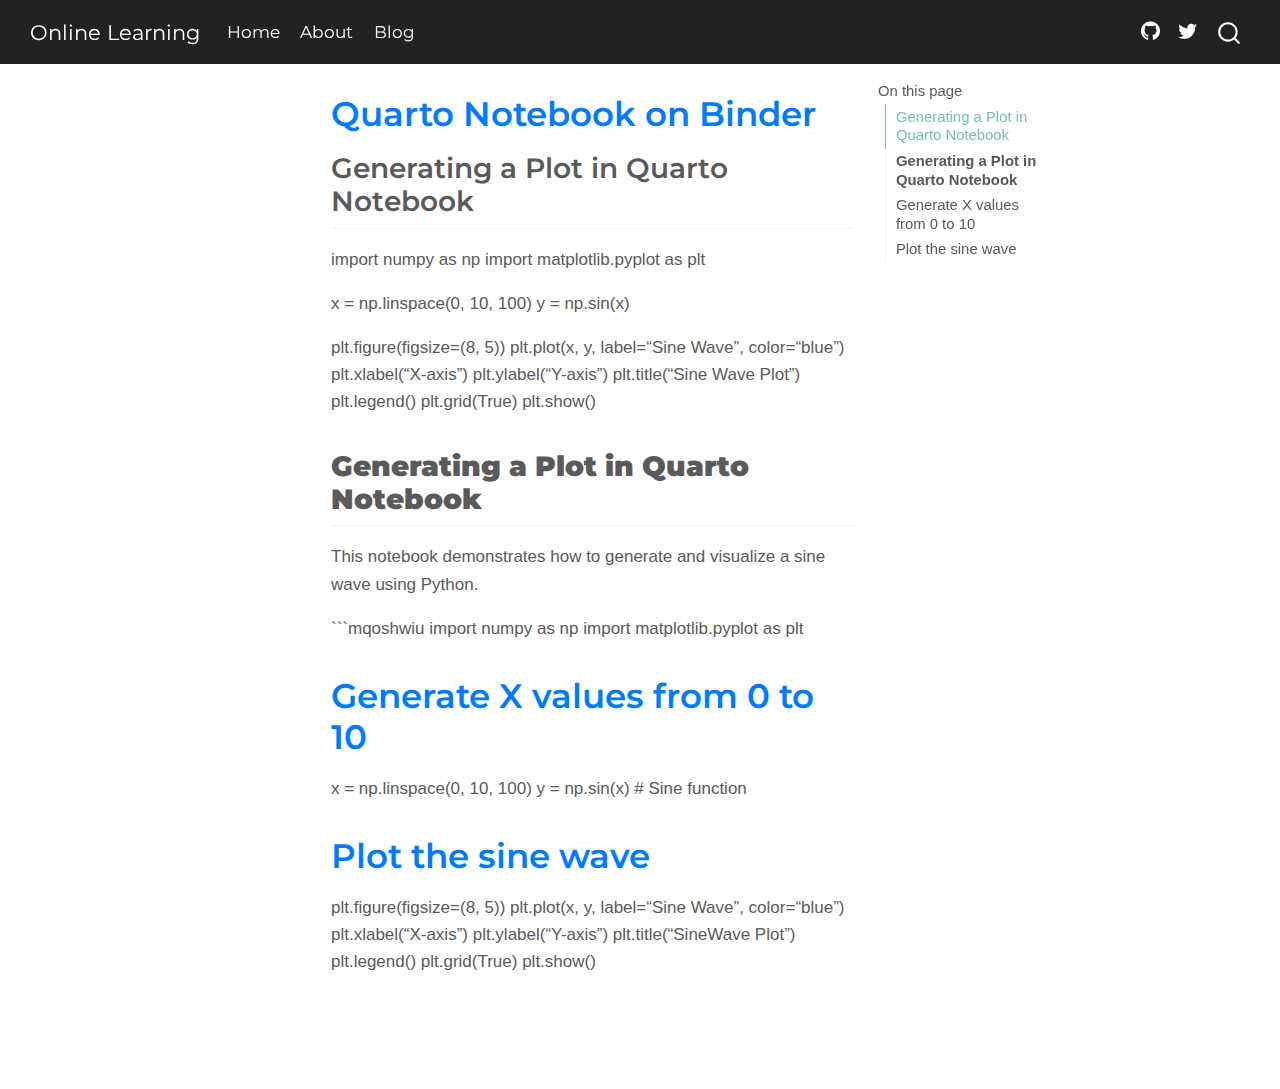
<file: docs/notebooks/example.html>
<!DOCTYPE html>
<html xmlns="http://www.w3.org/1999/xhtml" lang="en" xml:lang="en"><head>

<meta charset="utf-8">
<meta name="generator" content="quarto-1.6.42">

<meta name="viewport" content="width=device-width, initial-scale=1.0, user-scalable=yes">


<title>Quarto Notebook on Binder – Online Learning</title>
<style>
code{white-space: pre-wrap;}
span.smallcaps{font-variant: small-caps;}
div.columns{display: flex; gap: min(4vw, 1.5em);}
div.column{flex: auto; overflow-x: auto;}
div.hanging-indent{margin-left: 1.5em; text-indent: -1.5em;}
ul.task-list{list-style: none;}
ul.task-list li input[type="checkbox"] {
  width: 0.8em;
  margin: 0 0.8em 0.2em -1em; /* quarto-specific, see https://github.com/quarto-dev/quarto-cli/issues/4556 */ 
  vertical-align: middle;
}
</style>


<script src="../site_libs/quarto-nav/quarto-nav.js"></script>
<script src="../site_libs/quarto-nav/headroom.min.js"></script>
<script src="../site_libs/clipboard/clipboard.min.js"></script>
<script src="../site_libs/quarto-search/autocomplete.umd.js"></script>
<script src="../site_libs/quarto-search/fuse.min.js"></script>
<script src="../site_libs/quarto-search/quarto-search.js"></script>
<meta name="quarto:offset" content="../">
<script src="../site_libs/quarto-html/quarto.js"></script>
<script src="../site_libs/quarto-html/popper.min.js"></script>
<script src="../site_libs/quarto-html/tippy.umd.min.js"></script>
<script src="../site_libs/quarto-html/anchor.min.js"></script>
<link href="../site_libs/quarto-html/tippy.css" rel="stylesheet">
<link href="../site_libs/quarto-html/quarto-syntax-highlighting-2f5df379a58b258e96c21c0638c20c03.css" rel="stylesheet" id="quarto-text-highlighting-styles">
<script src="../site_libs/bootstrap/bootstrap.min.js"></script>
<link href="../site_libs/bootstrap/bootstrap-icons.css" rel="stylesheet">
<link href="../site_libs/bootstrap/bootstrap-bd8cb2610f6c2810c4bc87234a365cf8.min.css" rel="stylesheet" append-hash="true" id="quarto-bootstrap" data-mode="light">
<script id="quarto-search-options" type="application/json">{
  "location": "navbar",
  "copy-button": false,
  "collapse-after": 3,
  "panel-placement": "end",
  "type": "overlay",
  "limit": 50,
  "keyboard-shortcut": [
    "f",
    "/",
    "s"
  ],
  "show-item-context": false,
  "language": {
    "search-no-results-text": "No results",
    "search-matching-documents-text": "matching documents",
    "search-copy-link-title": "Copy link to search",
    "search-hide-matches-text": "Hide additional matches",
    "search-more-match-text": "more match in this document",
    "search-more-matches-text": "more matches in this document",
    "search-clear-button-title": "Clear",
    "search-text-placeholder": "",
    "search-detached-cancel-button-title": "Cancel",
    "search-submit-button-title": "Submit",
    "search-label": "Search"
  }
}</script>


<link rel="stylesheet" href="../styles.css">
</head>

<body class="nav-fixed">

<div id="quarto-search-results"></div>
  <header id="quarto-header" class="headroom fixed-top">
    <nav class="navbar navbar-expand-lg " data-bs-theme="dark">
      <div class="navbar-container container-fluid">
      <div class="navbar-brand-container mx-auto">
    <a class="navbar-brand" href="../index.html">
    <span class="navbar-title">Online Learning</span>
    </a>
  </div>
            <div id="quarto-search" class="" title="Search"></div>
          <button class="navbar-toggler" type="button" data-bs-toggle="collapse" data-bs-target="#navbarCollapse" aria-controls="navbarCollapse" role="menu" aria-expanded="false" aria-label="Toggle navigation" onclick="if (window.quartoToggleHeadroom) { window.quartoToggleHeadroom(); }">
  <span class="navbar-toggler-icon"></span>
</button>
          <div class="collapse navbar-collapse" id="navbarCollapse">
            <ul class="navbar-nav navbar-nav-scroll me-auto">
  <li class="nav-item">
    <a class="nav-link" href="../index.html"> 
<span class="menu-text">Home</span></a>
  </li>  
  <li class="nav-item">
    <a class="nav-link" href="../about.html"> 
<span class="menu-text">About</span></a>
  </li>  
  <li class="nav-item">
    <a class="nav-link" href="../blog.html"> 
<span class="menu-text">Blog</span></a>
  </li>  
</ul>
            <ul class="navbar-nav navbar-nav-scroll ms-auto">
  <li class="nav-item compact">
    <a class="nav-link" href="https://github.com/PriyaranjanMarathe/"> <i class="bi bi-github" role="img">
</i> 
<span class="menu-text"></span></a>
  </li>  
  <li class="nav-item compact">
    <a class="nav-link" href="https://twitter.com/6C1_16"> <i class="bi bi-twitter" role="img">
</i> 
<span class="menu-text"></span></a>
  </li>  
</ul>
          </div> <!-- /navcollapse -->
            <div class="quarto-navbar-tools">
</div>
      </div> <!-- /container-fluid -->
    </nav>
</header>
<!-- content -->
<div id="quarto-content" class="quarto-container page-columns page-rows-contents page-layout-article page-navbar">
<!-- sidebar -->
<!-- margin-sidebar -->
    <div id="quarto-margin-sidebar" class="sidebar margin-sidebar">
        <nav id="TOC" role="doc-toc" class="toc-active">
    <h2 id="toc-title">On this page</h2>
   
  <ul>
  <li><a href="#generating-a-plot-in-quarto-notebook" id="toc-generating-a-plot-in-quarto-notebook" class="nav-link active" data-scroll-target="#generating-a-plot-in-quarto-notebook">Generating a Plot in Quarto Notebook</a></li>
  <li><a href="#generating-a-plot-in-quarto-notebook-1" id="toc-generating-a-plot-in-quarto-notebook-1" class="nav-link" data-scroll-target="#generating-a-plot-in-quarto-notebook-1"><strong>Generating a Plot in Quarto Notebook</strong></a></li>
  <li><a href="#generate-x-values-from-0-to-10" id="toc-generate-x-values-from-0-to-10" class="nav-link" data-scroll-target="#generate-x-values-from-0-to-10">Generate X values from 0 to 10</a></li>
  <li><a href="#plot-the-sine-wave" id="toc-plot-the-sine-wave" class="nav-link" data-scroll-target="#plot-the-sine-wave">Plot the sine wave</a></li>
  </ul>
</nav>
    </div>
<!-- main -->
<main class="content" id="quarto-document-content">

<header id="title-block-header" class="quarto-title-block default">
<div class="quarto-title">
<h1 class="title">Quarto Notebook on Binder</h1>
</div>



<div class="quarto-title-meta">

    
  
    
  </div>
  


</header>


<section id="generating-a-plot-in-quarto-notebook" class="level2">
<h2 class="anchored" data-anchor-id="generating-a-plot-in-quarto-notebook">Generating a Plot in Quarto Notebook</h2>
<p>import numpy as np import matplotlib.pyplot as plt</p>
<p>x = np.linspace(0, 10, 100) y = np.sin(x)</p>
<p>plt.figure(figsize=(8, 5)) plt.plot(x, y, label=“Sine Wave”, color=“blue”) plt.xlabel(“X-axis”) plt.ylabel(“Y-axis”) plt.title(“Sine Wave Plot”) plt.legend() plt.grid(True) plt.show()</p>


</section>
<section id="generating-a-plot-in-quarto-notebook-1" class="level2">
<h2 class="anchored" data-anchor-id="generating-a-plot-in-quarto-notebook-1"><strong>Generating a Plot in Quarto Notebook</strong></h2>
<p>This notebook demonstrates how to generate and visualize a sine wave using Python.</p>
<p>```mqoshwiu import numpy as np import matplotlib.pyplot as plt</p>
</section>
<section id="generate-x-values-from-0-to-10" class="level1">
<h1>Generate X values from 0 to 10</h1>
<p>x = np.linspace(0, 10, 100) y = np.sin(x) # Sine function</p>
</section>
<section id="plot-the-sine-wave" class="level1">
<h1>Plot the sine wave</h1>
<p>plt.figure(figsize=(8, 5)) plt.plot(x, y, label=“Sine Wave”, color=“blue”) plt.xlabel(“X-axis”) plt.ylabel(“Y-axis”) plt.title(“SineWave Plot”) plt.legend() plt.grid(True) plt.show()</p>
</section>

</main> <!-- /main -->
<script id="quarto-html-after-body" type="application/javascript">
window.document.addEventListener("DOMContentLoaded", function (event) {
  const toggleBodyColorMode = (bsSheetEl) => {
    const mode = bsSheetEl.getAttribute("data-mode");
    const bodyEl = window.document.querySelector("body");
    if (mode === "dark") {
      bodyEl.classList.add("quarto-dark");
      bodyEl.classList.remove("quarto-light");
    } else {
      bodyEl.classList.add("quarto-light");
      bodyEl.classList.remove("quarto-dark");
    }
  }
  const toggleBodyColorPrimary = () => {
    const bsSheetEl = window.document.querySelector("link#quarto-bootstrap");
    if (bsSheetEl) {
      toggleBodyColorMode(bsSheetEl);
    }
  }
  toggleBodyColorPrimary();  
  const icon = "";
  const anchorJS = new window.AnchorJS();
  anchorJS.options = {
    placement: 'right',
    icon: icon
  };
  anchorJS.add('.anchored');
  const isCodeAnnotation = (el) => {
    for (const clz of el.classList) {
      if (clz.startsWith('code-annotation-')) {                     
        return true;
      }
    }
    return false;
  }
  const onCopySuccess = function(e) {
    // button target
    const button = e.trigger;
    // don't keep focus
    button.blur();
    // flash "checked"
    button.classList.add('code-copy-button-checked');
    var currentTitle = button.getAttribute("title");
    button.setAttribute("title", "Copied!");
    let tooltip;
    if (window.bootstrap) {
      button.setAttribute("data-bs-toggle", "tooltip");
      button.setAttribute("data-bs-placement", "left");
      button.setAttribute("data-bs-title", "Copied!");
      tooltip = new bootstrap.Tooltip(button, 
        { trigger: "manual", 
          customClass: "code-copy-button-tooltip",
          offset: [0, -8]});
      tooltip.show();    
    }
    setTimeout(function() {
      if (tooltip) {
        tooltip.hide();
        button.removeAttribute("data-bs-title");
        button.removeAttribute("data-bs-toggle");
        button.removeAttribute("data-bs-placement");
      }
      button.setAttribute("title", currentTitle);
      button.classList.remove('code-copy-button-checked');
    }, 1000);
    // clear code selection
    e.clearSelection();
  }
  const getTextToCopy = function(trigger) {
      const codeEl = trigger.previousElementSibling.cloneNode(true);
      for (const childEl of codeEl.children) {
        if (isCodeAnnotation(childEl)) {
          childEl.remove();
        }
      }
      return codeEl.innerText;
  }
  const clipboard = new window.ClipboardJS('.code-copy-button:not([data-in-quarto-modal])', {
    text: getTextToCopy
  });
  clipboard.on('success', onCopySuccess);
  if (window.document.getElementById('quarto-embedded-source-code-modal')) {
    const clipboardModal = new window.ClipboardJS('.code-copy-button[data-in-quarto-modal]', {
      text: getTextToCopy,
      container: window.document.getElementById('quarto-embedded-source-code-modal')
    });
    clipboardModal.on('success', onCopySuccess);
  }
    var localhostRegex = new RegExp(/^(?:http|https):\/\/localhost\:?[0-9]*\//);
    var mailtoRegex = new RegExp(/^mailto:/);
      var filterRegex = new RegExp('/' + window.location.host + '/');
    var isInternal = (href) => {
        return filterRegex.test(href) || localhostRegex.test(href) || mailtoRegex.test(href);
    }
    // Inspect non-navigation links and adorn them if external
 	var links = window.document.querySelectorAll('a[href]:not(.nav-link):not(.navbar-brand):not(.toc-action):not(.sidebar-link):not(.sidebar-item-toggle):not(.pagination-link):not(.no-external):not([aria-hidden]):not(.dropdown-item):not(.quarto-navigation-tool):not(.about-link)');
    for (var i=0; i<links.length; i++) {
      const link = links[i];
      if (!isInternal(link.href)) {
        // undo the damage that might have been done by quarto-nav.js in the case of
        // links that we want to consider external
        if (link.dataset.originalHref !== undefined) {
          link.href = link.dataset.originalHref;
        }
      }
    }
  function tippyHover(el, contentFn, onTriggerFn, onUntriggerFn) {
    const config = {
      allowHTML: true,
      maxWidth: 500,
      delay: 100,
      arrow: false,
      appendTo: function(el) {
          return el.parentElement;
      },
      interactive: true,
      interactiveBorder: 10,
      theme: 'quarto',
      placement: 'bottom-start',
    };
    if (contentFn) {
      config.content = contentFn;
    }
    if (onTriggerFn) {
      config.onTrigger = onTriggerFn;
    }
    if (onUntriggerFn) {
      config.onUntrigger = onUntriggerFn;
    }
    window.tippy(el, config); 
  }
  const noterefs = window.document.querySelectorAll('a[role="doc-noteref"]');
  for (var i=0; i<noterefs.length; i++) {
    const ref = noterefs[i];
    tippyHover(ref, function() {
      // use id or data attribute instead here
      let href = ref.getAttribute('data-footnote-href') || ref.getAttribute('href');
      try { href = new URL(href).hash; } catch {}
      const id = href.replace(/^#\/?/, "");
      const note = window.document.getElementById(id);
      if (note) {
        return note.innerHTML;
      } else {
        return "";
      }
    });
  }
  const xrefs = window.document.querySelectorAll('a.quarto-xref');
  const processXRef = (id, note) => {
    // Strip column container classes
    const stripColumnClz = (el) => {
      el.classList.remove("page-full", "page-columns");
      if (el.children) {
        for (const child of el.children) {
          stripColumnClz(child);
        }
      }
    }
    stripColumnClz(note)
    if (id === null || id.startsWith('sec-')) {
      // Special case sections, only their first couple elements
      const container = document.createElement("div");
      if (note.children && note.children.length > 2) {
        container.appendChild(note.children[0].cloneNode(true));
        for (let i = 1; i < note.children.length; i++) {
          const child = note.children[i];
          if (child.tagName === "P" && child.innerText === "") {
            continue;
          } else {
            container.appendChild(child.cloneNode(true));
            break;
          }
        }
        if (window.Quarto?.typesetMath) {
          window.Quarto.typesetMath(container);
        }
        return container.innerHTML
      } else {
        if (window.Quarto?.typesetMath) {
          window.Quarto.typesetMath(note);
        }
        return note.innerHTML;
      }
    } else {
      // Remove any anchor links if they are present
      const anchorLink = note.querySelector('a.anchorjs-link');
      if (anchorLink) {
        anchorLink.remove();
      }
      if (window.Quarto?.typesetMath) {
        window.Quarto.typesetMath(note);
      }
      if (note.classList.contains("callout")) {
        return note.outerHTML;
      } else {
        return note.innerHTML;
      }
    }
  }
  for (var i=0; i<xrefs.length; i++) {
    const xref = xrefs[i];
    tippyHover(xref, undefined, function(instance) {
      instance.disable();
      let url = xref.getAttribute('href');
      let hash = undefined; 
      if (url.startsWith('#')) {
        hash = url;
      } else {
        try { hash = new URL(url).hash; } catch {}
      }
      if (hash) {
        const id = hash.replace(/^#\/?/, "");
        const note = window.document.getElementById(id);
        if (note !== null) {
          try {
            const html = processXRef(id, note.cloneNode(true));
            instance.setContent(html);
          } finally {
            instance.enable();
            instance.show();
          }
        } else {
          // See if we can fetch this
          fetch(url.split('#')[0])
          .then(res => res.text())
          .then(html => {
            const parser = new DOMParser();
            const htmlDoc = parser.parseFromString(html, "text/html");
            const note = htmlDoc.getElementById(id);
            if (note !== null) {
              const html = processXRef(id, note);
              instance.setContent(html);
            } 
          }).finally(() => {
            instance.enable();
            instance.show();
          });
        }
      } else {
        // See if we can fetch a full url (with no hash to target)
        // This is a special case and we should probably do some content thinning / targeting
        fetch(url)
        .then(res => res.text())
        .then(html => {
          const parser = new DOMParser();
          const htmlDoc = parser.parseFromString(html, "text/html");
          const note = htmlDoc.querySelector('main.content');
          if (note !== null) {
            // This should only happen for chapter cross references
            // (since there is no id in the URL)
            // remove the first header
            if (note.children.length > 0 && note.children[0].tagName === "HEADER") {
              note.children[0].remove();
            }
            const html = processXRef(null, note);
            instance.setContent(html);
          } 
        }).finally(() => {
          instance.enable();
          instance.show();
        });
      }
    }, function(instance) {
    });
  }
      let selectedAnnoteEl;
      const selectorForAnnotation = ( cell, annotation) => {
        let cellAttr = 'data-code-cell="' + cell + '"';
        let lineAttr = 'data-code-annotation="' +  annotation + '"';
        const selector = 'span[' + cellAttr + '][' + lineAttr + ']';
        return selector;
      }
      const selectCodeLines = (annoteEl) => {
        const doc = window.document;
        const targetCell = annoteEl.getAttribute("data-target-cell");
        const targetAnnotation = annoteEl.getAttribute("data-target-annotation");
        const annoteSpan = window.document.querySelector(selectorForAnnotation(targetCell, targetAnnotation));
        const lines = annoteSpan.getAttribute("data-code-lines").split(",");
        const lineIds = lines.map((line) => {
          return targetCell + "-" + line;
        })
        let top = null;
        let height = null;
        let parent = null;
        if (lineIds.length > 0) {
            //compute the position of the single el (top and bottom and make a div)
            const el = window.document.getElementById(lineIds[0]);
            top = el.offsetTop;
            height = el.offsetHeight;
            parent = el.parentElement.parentElement;
          if (lineIds.length > 1) {
            const lastEl = window.document.getElementById(lineIds[lineIds.length - 1]);
            const bottom = lastEl.offsetTop + lastEl.offsetHeight;
            height = bottom - top;
          }
          if (top !== null && height !== null && parent !== null) {
            // cook up a div (if necessary) and position it 
            let div = window.document.getElementById("code-annotation-line-highlight");
            if (div === null) {
              div = window.document.createElement("div");
              div.setAttribute("id", "code-annotation-line-highlight");
              div.style.position = 'absolute';
              parent.appendChild(div);
            }
            div.style.top = top - 2 + "px";
            div.style.height = height + 4 + "px";
            div.style.left = 0;
            let gutterDiv = window.document.getElementById("code-annotation-line-highlight-gutter");
            if (gutterDiv === null) {
              gutterDiv = window.document.createElement("div");
              gutterDiv.setAttribute("id", "code-annotation-line-highlight-gutter");
              gutterDiv.style.position = 'absolute';
              const codeCell = window.document.getElementById(targetCell);
              const gutter = codeCell.querySelector('.code-annotation-gutter');
              gutter.appendChild(gutterDiv);
            }
            gutterDiv.style.top = top - 2 + "px";
            gutterDiv.style.height = height + 4 + "px";
          }
          selectedAnnoteEl = annoteEl;
        }
      };
      const unselectCodeLines = () => {
        const elementsIds = ["code-annotation-line-highlight", "code-annotation-line-highlight-gutter"];
        elementsIds.forEach((elId) => {
          const div = window.document.getElementById(elId);
          if (div) {
            div.remove();
          }
        });
        selectedAnnoteEl = undefined;
      };
        // Handle positioning of the toggle
    window.addEventListener(
      "resize",
      throttle(() => {
        elRect = undefined;
        if (selectedAnnoteEl) {
          selectCodeLines(selectedAnnoteEl);
        }
      }, 10)
    );
    function throttle(fn, ms) {
    let throttle = false;
    let timer;
      return (...args) => {
        if(!throttle) { // first call gets through
            fn.apply(this, args);
            throttle = true;
        } else { // all the others get throttled
            if(timer) clearTimeout(timer); // cancel #2
            timer = setTimeout(() => {
              fn.apply(this, args);
              timer = throttle = false;
            }, ms);
        }
      };
    }
      // Attach click handler to the DT
      const annoteDls = window.document.querySelectorAll('dt[data-target-cell]');
      for (const annoteDlNode of annoteDls) {
        annoteDlNode.addEventListener('click', (event) => {
          const clickedEl = event.target;
          if (clickedEl !== selectedAnnoteEl) {
            unselectCodeLines();
            const activeEl = window.document.querySelector('dt[data-target-cell].code-annotation-active');
            if (activeEl) {
              activeEl.classList.remove('code-annotation-active');
            }
            selectCodeLines(clickedEl);
            clickedEl.classList.add('code-annotation-active');
          } else {
            // Unselect the line
            unselectCodeLines();
            clickedEl.classList.remove('code-annotation-active');
          }
        });
      }
  const findCites = (el) => {
    const parentEl = el.parentElement;
    if (parentEl) {
      const cites = parentEl.dataset.cites;
      if (cites) {
        return {
          el,
          cites: cites.split(' ')
        };
      } else {
        return findCites(el.parentElement)
      }
    } else {
      return undefined;
    }
  };
  var bibliorefs = window.document.querySelectorAll('a[role="doc-biblioref"]');
  for (var i=0; i<bibliorefs.length; i++) {
    const ref = bibliorefs[i];
    const citeInfo = findCites(ref);
    if (citeInfo) {
      tippyHover(citeInfo.el, function() {
        var popup = window.document.createElement('div');
        citeInfo.cites.forEach(function(cite) {
          var citeDiv = window.document.createElement('div');
          citeDiv.classList.add('hanging-indent');
          citeDiv.classList.add('csl-entry');
          var biblioDiv = window.document.getElementById('ref-' + cite);
          if (biblioDiv) {
            citeDiv.innerHTML = biblioDiv.innerHTML;
          }
          popup.appendChild(citeDiv);
        });
        return popup.innerHTML;
      });
    }
  }
});
</script>
</div> <!-- /content -->




</body></html>
</file>
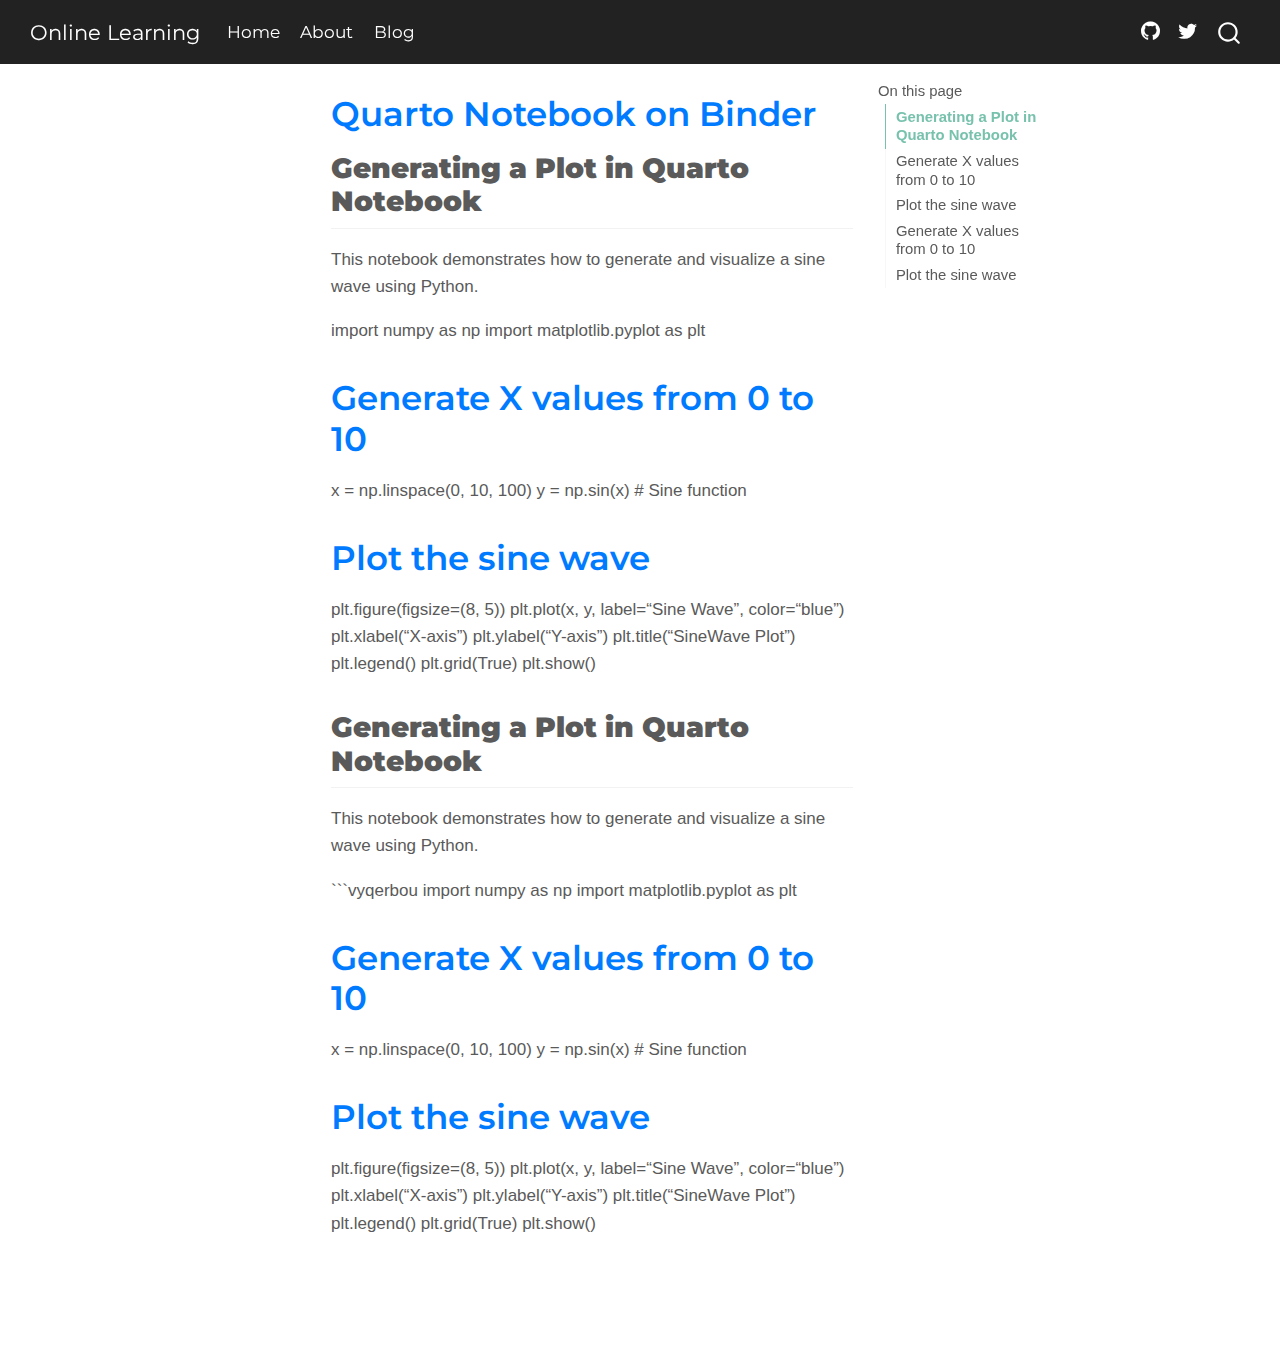
<file: docs/notebooks/plot-binder.html>
<!DOCTYPE html>
<html xmlns="http://www.w3.org/1999/xhtml" lang="en" xml:lang="en"><head>

<meta charset="utf-8">
<meta name="generator" content="quarto-1.6.42">

<meta name="viewport" content="width=device-width, initial-scale=1.0, user-scalable=yes">


<title>Quarto Notebook on Binder – Online Learning</title>
<style>
code{white-space: pre-wrap;}
span.smallcaps{font-variant: small-caps;}
div.columns{display: flex; gap: min(4vw, 1.5em);}
div.column{flex: auto; overflow-x: auto;}
div.hanging-indent{margin-left: 1.5em; text-indent: -1.5em;}
ul.task-list{list-style: none;}
ul.task-list li input[type="checkbox"] {
  width: 0.8em;
  margin: 0 0.8em 0.2em -1em; /* quarto-specific, see https://github.com/quarto-dev/quarto-cli/issues/4556 */ 
  vertical-align: middle;
}
</style>


<script src="../site_libs/quarto-nav/quarto-nav.js"></script>
<script src="../site_libs/quarto-nav/headroom.min.js"></script>
<script src="../site_libs/clipboard/clipboard.min.js"></script>
<script src="../site_libs/quarto-search/autocomplete.umd.js"></script>
<script src="../site_libs/quarto-search/fuse.min.js"></script>
<script src="../site_libs/quarto-search/quarto-search.js"></script>
<meta name="quarto:offset" content="../">
<script src="../site_libs/quarto-html/quarto.js"></script>
<script src="../site_libs/quarto-html/popper.min.js"></script>
<script src="../site_libs/quarto-html/tippy.umd.min.js"></script>
<script src="../site_libs/quarto-html/anchor.min.js"></script>
<link href="../site_libs/quarto-html/tippy.css" rel="stylesheet">
<link href="../site_libs/quarto-html/quarto-syntax-highlighting-2f5df379a58b258e96c21c0638c20c03.css" rel="stylesheet" id="quarto-text-highlighting-styles">
<script src="../site_libs/bootstrap/bootstrap.min.js"></script>
<link href="../site_libs/bootstrap/bootstrap-icons.css" rel="stylesheet">
<link href="../site_libs/bootstrap/bootstrap-bd8cb2610f6c2810c4bc87234a365cf8.min.css" rel="stylesheet" append-hash="true" id="quarto-bootstrap" data-mode="light">
<script id="quarto-search-options" type="application/json">{
  "location": "navbar",
  "copy-button": false,
  "collapse-after": 3,
  "panel-placement": "end",
  "type": "overlay",
  "limit": 50,
  "keyboard-shortcut": [
    "f",
    "/",
    "s"
  ],
  "show-item-context": false,
  "language": {
    "search-no-results-text": "No results",
    "search-matching-documents-text": "matching documents",
    "search-copy-link-title": "Copy link to search",
    "search-hide-matches-text": "Hide additional matches",
    "search-more-match-text": "more match in this document",
    "search-more-matches-text": "more matches in this document",
    "search-clear-button-title": "Clear",
    "search-text-placeholder": "",
    "search-detached-cancel-button-title": "Cancel",
    "search-submit-button-title": "Submit",
    "search-label": "Search"
  }
}</script>


<link rel="stylesheet" href="../styles.css">
</head>

<body class="nav-fixed">

<div id="quarto-search-results"></div>
  <header id="quarto-header" class="headroom fixed-top">
    <nav class="navbar navbar-expand-lg " data-bs-theme="dark">
      <div class="navbar-container container-fluid">
      <div class="navbar-brand-container mx-auto">
    <a class="navbar-brand" href="../index.html">
    <span class="navbar-title">Online Learning</span>
    </a>
  </div>
            <div id="quarto-search" class="" title="Search"></div>
          <button class="navbar-toggler" type="button" data-bs-toggle="collapse" data-bs-target="#navbarCollapse" aria-controls="navbarCollapse" role="menu" aria-expanded="false" aria-label="Toggle navigation" onclick="if (window.quartoToggleHeadroom) { window.quartoToggleHeadroom(); }">
  <span class="navbar-toggler-icon"></span>
</button>
          <div class="collapse navbar-collapse" id="navbarCollapse">
            <ul class="navbar-nav navbar-nav-scroll me-auto">
  <li class="nav-item">
    <a class="nav-link" href="../index.html"> 
<span class="menu-text">Home</span></a>
  </li>  
  <li class="nav-item">
    <a class="nav-link" href="../about.html"> 
<span class="menu-text">About</span></a>
  </li>  
  <li class="nav-item">
    <a class="nav-link" href="../blog.html"> 
<span class="menu-text">Blog</span></a>
  </li>  
</ul>
            <ul class="navbar-nav navbar-nav-scroll ms-auto">
  <li class="nav-item compact">
    <a class="nav-link" href="https://github.com/PriyaranjanMarathe/"> <i class="bi bi-github" role="img">
</i> 
<span class="menu-text"></span></a>
  </li>  
  <li class="nav-item compact">
    <a class="nav-link" href="https://twitter.com/6C1_16"> <i class="bi bi-twitter" role="img">
</i> 
<span class="menu-text"></span></a>
  </li>  
</ul>
          </div> <!-- /navcollapse -->
            <div class="quarto-navbar-tools">
</div>
      </div> <!-- /container-fluid -->
    </nav>
</header>
<!-- content -->
<div id="quarto-content" class="quarto-container page-columns page-rows-contents page-layout-article page-navbar">
<!-- sidebar -->
<!-- margin-sidebar -->
    <div id="quarto-margin-sidebar" class="sidebar margin-sidebar">
        <nav id="TOC" role="doc-toc" class="toc-active">
    <h2 id="toc-title">On this page</h2>
   
  <ul>
  <li><a href="#generating-a-plot-in-quarto-notebook" id="toc-generating-a-plot-in-quarto-notebook" class="nav-link active" data-scroll-target="#generating-a-plot-in-quarto-notebook"><strong>Generating a Plot in Quarto Notebook</strong></a></li>
  <li><a href="#generate-x-values-from-0-to-10" id="toc-generate-x-values-from-0-to-10" class="nav-link" data-scroll-target="#generate-x-values-from-0-to-10">Generate X values from 0 to 10</a></li>
  <li><a href="#plot-the-sine-wave" id="toc-plot-the-sine-wave" class="nav-link" data-scroll-target="#plot-the-sine-wave">Plot the sine wave</a>
  <ul class="collapse">
  <li><a href="#generating-a-plot-in-quarto-notebook-1" id="toc-generating-a-plot-in-quarto-notebook-1" class="nav-link" data-scroll-target="#generating-a-plot-in-quarto-notebook-1"><strong>Generating a Plot in Quarto Notebook</strong></a></li>
  </ul></li>
  <li><a href="#generate-x-values-from-0-to-10-1" id="toc-generate-x-values-from-0-to-10-1" class="nav-link" data-scroll-target="#generate-x-values-from-0-to-10-1">Generate X values from 0 to 10</a></li>
  <li><a href="#plot-the-sine-wave-1" id="toc-plot-the-sine-wave-1" class="nav-link" data-scroll-target="#plot-the-sine-wave-1">Plot the sine wave</a></li>
  </ul>
</nav>
    </div>
<!-- main -->
<main class="content" id="quarto-document-content">

<header id="title-block-header" class="quarto-title-block default">
<div class="quarto-title">
<h1 class="title">Quarto Notebook on Binder</h1>
</div>



<div class="quarto-title-meta">

    
  
    
  </div>
  


</header>


<section id="generating-a-plot-in-quarto-notebook" class="level2">
<h2 class="anchored" data-anchor-id="generating-a-plot-in-quarto-notebook"><strong>Generating a Plot in Quarto Notebook</strong></h2>
<p>This notebook demonstrates how to generate and visualize a sine wave using Python.</p>
<p>import numpy as np import matplotlib.pyplot as plt</p>
</section>
<section id="generate-x-values-from-0-to-10" class="level1">
<h1>Generate X values from 0 to 10</h1>
<p>x = np.linspace(0, 10, 100) y = np.sin(x) # Sine function</p>
</section>
<section id="plot-the-sine-wave" class="level1">
<h1>Plot the sine wave</h1>
<p>plt.figure(figsize=(8, 5)) plt.plot(x, y, label=“Sine Wave”, color=“blue”) plt.xlabel(“X-axis”) plt.ylabel(“Y-axis”) plt.title(“SineWave Plot”) plt.legend() plt.grid(True) plt.show()</p>


<section id="generating-a-plot-in-quarto-notebook-1" class="level2">
<h2 class="anchored" data-anchor-id="generating-a-plot-in-quarto-notebook-1"><strong>Generating a Plot in Quarto Notebook</strong></h2>
<p>This notebook demonstrates how to generate and visualize a sine wave using Python.</p>
<p>```vyqerbou import numpy as np import matplotlib.pyplot as plt</p>
</section>
</section>
<section id="generate-x-values-from-0-to-10-1" class="level1">
<h1>Generate X values from 0 to 10</h1>
<p>x = np.linspace(0, 10, 100) y = np.sin(x) # Sine function</p>
</section>
<section id="plot-the-sine-wave-1" class="level1">
<h1>Plot the sine wave</h1>
<p>plt.figure(figsize=(8, 5)) plt.plot(x, y, label=“Sine Wave”, color=“blue”) plt.xlabel(“X-axis”) plt.ylabel(“Y-axis”) plt.title(“SineWave Plot”) plt.legend() plt.grid(True) plt.show()</p>
</section>

</main> <!-- /main -->
<script id="quarto-html-after-body" type="application/javascript">
window.document.addEventListener("DOMContentLoaded", function (event) {
  const toggleBodyColorMode = (bsSheetEl) => {
    const mode = bsSheetEl.getAttribute("data-mode");
    const bodyEl = window.document.querySelector("body");
    if (mode === "dark") {
      bodyEl.classList.add("quarto-dark");
      bodyEl.classList.remove("quarto-light");
    } else {
      bodyEl.classList.add("quarto-light");
      bodyEl.classList.remove("quarto-dark");
    }
  }
  const toggleBodyColorPrimary = () => {
    const bsSheetEl = window.document.querySelector("link#quarto-bootstrap");
    if (bsSheetEl) {
      toggleBodyColorMode(bsSheetEl);
    }
  }
  toggleBodyColorPrimary();  
  const icon = "";
  const anchorJS = new window.AnchorJS();
  anchorJS.options = {
    placement: 'right',
    icon: icon
  };
  anchorJS.add('.anchored');
  const isCodeAnnotation = (el) => {
    for (const clz of el.classList) {
      if (clz.startsWith('code-annotation-')) {                     
        return true;
      }
    }
    return false;
  }
  const onCopySuccess = function(e) {
    // button target
    const button = e.trigger;
    // don't keep focus
    button.blur();
    // flash "checked"
    button.classList.add('code-copy-button-checked');
    var currentTitle = button.getAttribute("title");
    button.setAttribute("title", "Copied!");
    let tooltip;
    if (window.bootstrap) {
      button.setAttribute("data-bs-toggle", "tooltip");
      button.setAttribute("data-bs-placement", "left");
      button.setAttribute("data-bs-title", "Copied!");
      tooltip = new bootstrap.Tooltip(button, 
        { trigger: "manual", 
          customClass: "code-copy-button-tooltip",
          offset: [0, -8]});
      tooltip.show();    
    }
    setTimeout(function() {
      if (tooltip) {
        tooltip.hide();
        button.removeAttribute("data-bs-title");
        button.removeAttribute("data-bs-toggle");
        button.removeAttribute("data-bs-placement");
      }
      button.setAttribute("title", currentTitle);
      button.classList.remove('code-copy-button-checked');
    }, 1000);
    // clear code selection
    e.clearSelection();
  }
  const getTextToCopy = function(trigger) {
      const codeEl = trigger.previousElementSibling.cloneNode(true);
      for (const childEl of codeEl.children) {
        if (isCodeAnnotation(childEl)) {
          childEl.remove();
        }
      }
      return codeEl.innerText;
  }
  const clipboard = new window.ClipboardJS('.code-copy-button:not([data-in-quarto-modal])', {
    text: getTextToCopy
  });
  clipboard.on('success', onCopySuccess);
  if (window.document.getElementById('quarto-embedded-source-code-modal')) {
    const clipboardModal = new window.ClipboardJS('.code-copy-button[data-in-quarto-modal]', {
      text: getTextToCopy,
      container: window.document.getElementById('quarto-embedded-source-code-modal')
    });
    clipboardModal.on('success', onCopySuccess);
  }
    var localhostRegex = new RegExp(/^(?:http|https):\/\/localhost\:?[0-9]*\//);
    var mailtoRegex = new RegExp(/^mailto:/);
      var filterRegex = new RegExp('/' + window.location.host + '/');
    var isInternal = (href) => {
        return filterRegex.test(href) || localhostRegex.test(href) || mailtoRegex.test(href);
    }
    // Inspect non-navigation links and adorn them if external
 	var links = window.document.querySelectorAll('a[href]:not(.nav-link):not(.navbar-brand):not(.toc-action):not(.sidebar-link):not(.sidebar-item-toggle):not(.pagination-link):not(.no-external):not([aria-hidden]):not(.dropdown-item):not(.quarto-navigation-tool):not(.about-link)');
    for (var i=0; i<links.length; i++) {
      const link = links[i];
      if (!isInternal(link.href)) {
        // undo the damage that might have been done by quarto-nav.js in the case of
        // links that we want to consider external
        if (link.dataset.originalHref !== undefined) {
          link.href = link.dataset.originalHref;
        }
      }
    }
  function tippyHover(el, contentFn, onTriggerFn, onUntriggerFn) {
    const config = {
      allowHTML: true,
      maxWidth: 500,
      delay: 100,
      arrow: false,
      appendTo: function(el) {
          return el.parentElement;
      },
      interactive: true,
      interactiveBorder: 10,
      theme: 'quarto',
      placement: 'bottom-start',
    };
    if (contentFn) {
      config.content = contentFn;
    }
    if (onTriggerFn) {
      config.onTrigger = onTriggerFn;
    }
    if (onUntriggerFn) {
      config.onUntrigger = onUntriggerFn;
    }
    window.tippy(el, config); 
  }
  const noterefs = window.document.querySelectorAll('a[role="doc-noteref"]');
  for (var i=0; i<noterefs.length; i++) {
    const ref = noterefs[i];
    tippyHover(ref, function() {
      // use id or data attribute instead here
      let href = ref.getAttribute('data-footnote-href') || ref.getAttribute('href');
      try { href = new URL(href).hash; } catch {}
      const id = href.replace(/^#\/?/, "");
      const note = window.document.getElementById(id);
      if (note) {
        return note.innerHTML;
      } else {
        return "";
      }
    });
  }
  const xrefs = window.document.querySelectorAll('a.quarto-xref');
  const processXRef = (id, note) => {
    // Strip column container classes
    const stripColumnClz = (el) => {
      el.classList.remove("page-full", "page-columns");
      if (el.children) {
        for (const child of el.children) {
          stripColumnClz(child);
        }
      }
    }
    stripColumnClz(note)
    if (id === null || id.startsWith('sec-')) {
      // Special case sections, only their first couple elements
      const container = document.createElement("div");
      if (note.children && note.children.length > 2) {
        container.appendChild(note.children[0].cloneNode(true));
        for (let i = 1; i < note.children.length; i++) {
          const child = note.children[i];
          if (child.tagName === "P" && child.innerText === "") {
            continue;
          } else {
            container.appendChild(child.cloneNode(true));
            break;
          }
        }
        if (window.Quarto?.typesetMath) {
          window.Quarto.typesetMath(container);
        }
        return container.innerHTML
      } else {
        if (window.Quarto?.typesetMath) {
          window.Quarto.typesetMath(note);
        }
        return note.innerHTML;
      }
    } else {
      // Remove any anchor links if they are present
      const anchorLink = note.querySelector('a.anchorjs-link');
      if (anchorLink) {
        anchorLink.remove();
      }
      if (window.Quarto?.typesetMath) {
        window.Quarto.typesetMath(note);
      }
      if (note.classList.contains("callout")) {
        return note.outerHTML;
      } else {
        return note.innerHTML;
      }
    }
  }
  for (var i=0; i<xrefs.length; i++) {
    const xref = xrefs[i];
    tippyHover(xref, undefined, function(instance) {
      instance.disable();
      let url = xref.getAttribute('href');
      let hash = undefined; 
      if (url.startsWith('#')) {
        hash = url;
      } else {
        try { hash = new URL(url).hash; } catch {}
      }
      if (hash) {
        const id = hash.replace(/^#\/?/, "");
        const note = window.document.getElementById(id);
        if (note !== null) {
          try {
            const html = processXRef(id, note.cloneNode(true));
            instance.setContent(html);
          } finally {
            instance.enable();
            instance.show();
          }
        } else {
          // See if we can fetch this
          fetch(url.split('#')[0])
          .then(res => res.text())
          .then(html => {
            const parser = new DOMParser();
            const htmlDoc = parser.parseFromString(html, "text/html");
            const note = htmlDoc.getElementById(id);
            if (note !== null) {
              const html = processXRef(id, note);
              instance.setContent(html);
            } 
          }).finally(() => {
            instance.enable();
            instance.show();
          });
        }
      } else {
        // See if we can fetch a full url (with no hash to target)
        // This is a special case and we should probably do some content thinning / targeting
        fetch(url)
        .then(res => res.text())
        .then(html => {
          const parser = new DOMParser();
          const htmlDoc = parser.parseFromString(html, "text/html");
          const note = htmlDoc.querySelector('main.content');
          if (note !== null) {
            // This should only happen for chapter cross references
            // (since there is no id in the URL)
            // remove the first header
            if (note.children.length > 0 && note.children[0].tagName === "HEADER") {
              note.children[0].remove();
            }
            const html = processXRef(null, note);
            instance.setContent(html);
          } 
        }).finally(() => {
          instance.enable();
          instance.show();
        });
      }
    }, function(instance) {
    });
  }
      let selectedAnnoteEl;
      const selectorForAnnotation = ( cell, annotation) => {
        let cellAttr = 'data-code-cell="' + cell + '"';
        let lineAttr = 'data-code-annotation="' +  annotation + '"';
        const selector = 'span[' + cellAttr + '][' + lineAttr + ']';
        return selector;
      }
      const selectCodeLines = (annoteEl) => {
        const doc = window.document;
        const targetCell = annoteEl.getAttribute("data-target-cell");
        const targetAnnotation = annoteEl.getAttribute("data-target-annotation");
        const annoteSpan = window.document.querySelector(selectorForAnnotation(targetCell, targetAnnotation));
        const lines = annoteSpan.getAttribute("data-code-lines").split(",");
        const lineIds = lines.map((line) => {
          return targetCell + "-" + line;
        })
        let top = null;
        let height = null;
        let parent = null;
        if (lineIds.length > 0) {
            //compute the position of the single el (top and bottom and make a div)
            const el = window.document.getElementById(lineIds[0]);
            top = el.offsetTop;
            height = el.offsetHeight;
            parent = el.parentElement.parentElement;
          if (lineIds.length > 1) {
            const lastEl = window.document.getElementById(lineIds[lineIds.length - 1]);
            const bottom = lastEl.offsetTop + lastEl.offsetHeight;
            height = bottom - top;
          }
          if (top !== null && height !== null && parent !== null) {
            // cook up a div (if necessary) and position it 
            let div = window.document.getElementById("code-annotation-line-highlight");
            if (div === null) {
              div = window.document.createElement("div");
              div.setAttribute("id", "code-annotation-line-highlight");
              div.style.position = 'absolute';
              parent.appendChild(div);
            }
            div.style.top = top - 2 + "px";
            div.style.height = height + 4 + "px";
            div.style.left = 0;
            let gutterDiv = window.document.getElementById("code-annotation-line-highlight-gutter");
            if (gutterDiv === null) {
              gutterDiv = window.document.createElement("div");
              gutterDiv.setAttribute("id", "code-annotation-line-highlight-gutter");
              gutterDiv.style.position = 'absolute';
              const codeCell = window.document.getElementById(targetCell);
              const gutter = codeCell.querySelector('.code-annotation-gutter');
              gutter.appendChild(gutterDiv);
            }
            gutterDiv.style.top = top - 2 + "px";
            gutterDiv.style.height = height + 4 + "px";
          }
          selectedAnnoteEl = annoteEl;
        }
      };
      const unselectCodeLines = () => {
        const elementsIds = ["code-annotation-line-highlight", "code-annotation-line-highlight-gutter"];
        elementsIds.forEach((elId) => {
          const div = window.document.getElementById(elId);
          if (div) {
            div.remove();
          }
        });
        selectedAnnoteEl = undefined;
      };
        // Handle positioning of the toggle
    window.addEventListener(
      "resize",
      throttle(() => {
        elRect = undefined;
        if (selectedAnnoteEl) {
          selectCodeLines(selectedAnnoteEl);
        }
      }, 10)
    );
    function throttle(fn, ms) {
    let throttle = false;
    let timer;
      return (...args) => {
        if(!throttle) { // first call gets through
            fn.apply(this, args);
            throttle = true;
        } else { // all the others get throttled
            if(timer) clearTimeout(timer); // cancel #2
            timer = setTimeout(() => {
              fn.apply(this, args);
              timer = throttle = false;
            }, ms);
        }
      };
    }
      // Attach click handler to the DT
      const annoteDls = window.document.querySelectorAll('dt[data-target-cell]');
      for (const annoteDlNode of annoteDls) {
        annoteDlNode.addEventListener('click', (event) => {
          const clickedEl = event.target;
          if (clickedEl !== selectedAnnoteEl) {
            unselectCodeLines();
            const activeEl = window.document.querySelector('dt[data-target-cell].code-annotation-active');
            if (activeEl) {
              activeEl.classList.remove('code-annotation-active');
            }
            selectCodeLines(clickedEl);
            clickedEl.classList.add('code-annotation-active');
          } else {
            // Unselect the line
            unselectCodeLines();
            clickedEl.classList.remove('code-annotation-active');
          }
        });
      }
  const findCites = (el) => {
    const parentEl = el.parentElement;
    if (parentEl) {
      const cites = parentEl.dataset.cites;
      if (cites) {
        return {
          el,
          cites: cites.split(' ')
        };
      } else {
        return findCites(el.parentElement)
      }
    } else {
      return undefined;
    }
  };
  var bibliorefs = window.document.querySelectorAll('a[role="doc-biblioref"]');
  for (var i=0; i<bibliorefs.length; i++) {
    const ref = bibliorefs[i];
    const citeInfo = findCites(ref);
    if (citeInfo) {
      tippyHover(citeInfo.el, function() {
        var popup = window.document.createElement('div');
        citeInfo.cites.forEach(function(cite) {
          var citeDiv = window.document.createElement('div');
          citeDiv.classList.add('hanging-indent');
          citeDiv.classList.add('csl-entry');
          var biblioDiv = window.document.getElementById('ref-' + cite);
          if (biblioDiv) {
            citeDiv.innerHTML = biblioDiv.innerHTML;
          }
          popup.appendChild(citeDiv);
        });
        return popup.innerHTML;
      });
    }
  }
});
</script>
</div> <!-- /content -->




</body></html>
</file>
<file: docs/site_libs/quarto-html/tippy.css>
.tippy-box[data-animation=fade][data-state=hidden]{opacity:0}[data-tippy-root]{max-width:calc(100vw - 10px)}.tippy-box{position:relative;background-color:#333;color:#fff;border-radius:4px;font-size:14px;line-height:1.4;white-space:normal;outline:0;transition-property:transform,visibility,opacity}.tippy-box[data-placement^=top]>.tippy-arrow{bottom:0}.tippy-box[data-placement^=top]>.tippy-arrow:before{bottom:-7px;left:0;border-width:8px 8px 0;border-top-color:initial;transform-origin:center top}.tippy-box[data-placement^=bottom]>.tippy-arrow{top:0}.tippy-box[data-placement^=bottom]>.tippy-arrow:before{top:-7px;left:0;border-width:0 8px 8px;border-bottom-color:initial;transform-origin:center bottom}.tippy-box[data-placement^=left]>.tippy-arrow{right:0}.tippy-box[data-placement^=left]>.tippy-arrow:before{border-width:8px 0 8px 8px;border-left-color:initial;right:-7px;transform-origin:center left}.tippy-box[data-placement^=right]>.tippy-arrow{left:0}.tippy-box[data-placement^=right]>.tippy-arrow:before{left:-7px;border-width:8px 8px 8px 0;border-right-color:initial;transform-origin:center right}.tippy-box[data-inertia][data-state=visible]{transition-timing-function:cubic-bezier(.54,1.5,.38,1.11)}.tippy-arrow{width:16px;height:16px;color:#333}.tippy-arrow:before{content:"";position:absolute;border-color:transparent;border-style:solid}.tippy-content{position:relative;padding:5px 9px;z-index:1}
</file>
<file: docs/site_libs/quarto-html/quarto-syntax-highlighting-2f5df379a58b258e96c21c0638c20c03.css>
/* quarto syntax highlight colors */
:root {
  --quarto-hl-ot-color: #003B4F;
  --quarto-hl-at-color: #657422;
  --quarto-hl-ss-color: #20794D;
  --quarto-hl-an-color: #5E5E5E;
  --quarto-hl-fu-color: #4758AB;
  --quarto-hl-st-color: #20794D;
  --quarto-hl-cf-color: #003B4F;
  --quarto-hl-op-color: #5E5E5E;
  --quarto-hl-er-color: #AD0000;
  --quarto-hl-bn-color: #AD0000;
  --quarto-hl-al-color: #AD0000;
  --quarto-hl-va-color: #111111;
  --quarto-hl-bu-color: inherit;
  --quarto-hl-ex-color: inherit;
  --quarto-hl-pp-color: #AD0000;
  --quarto-hl-in-color: #5E5E5E;
  --quarto-hl-vs-color: #20794D;
  --quarto-hl-wa-color: #5E5E5E;
  --quarto-hl-do-color: #5E5E5E;
  --quarto-hl-im-color: #00769E;
  --quarto-hl-ch-color: #20794D;
  --quarto-hl-dt-color: #AD0000;
  --quarto-hl-fl-color: #AD0000;
  --quarto-hl-co-color: #5E5E5E;
  --quarto-hl-cv-color: #5E5E5E;
  --quarto-hl-cn-color: #8f5902;
  --quarto-hl-sc-color: #5E5E5E;
  --quarto-hl-dv-color: #AD0000;
  --quarto-hl-kw-color: #003B4F;
}

/* other quarto variables */
:root {
  --quarto-font-monospace: SFMono-Regular, Menlo, Monaco, Consolas, "Liberation Mono", "Courier New", monospace;
}

pre > code.sourceCode > span {
  color: #003B4F;
}

code span {
  color: #003B4F;
}

code.sourceCode > span {
  color: #003B4F;
}

div.sourceCode,
div.sourceCode pre.sourceCode {
  color: #003B4F;
}

code span.ot {
  color: #003B4F;
  font-style: inherit;
}

code span.at {
  color: #657422;
  font-style: inherit;
}

code span.ss {
  color: #20794D;
  font-style: inherit;
}

code span.an {
  color: #5E5E5E;
  font-style: inherit;
}

code span.fu {
  color: #4758AB;
  font-style: inherit;
}

code span.st {
  color: #20794D;
  font-style: inherit;
}

code span.cf {
  color: #003B4F;
  font-weight: bold;
  font-style: inherit;
}

code span.op {
  color: #5E5E5E;
  font-style: inherit;
}

code span.er {
  color: #AD0000;
  font-style: inherit;
}

code span.bn {
  color: #AD0000;
  font-style: inherit;
}

code span.al {
  color: #AD0000;
  font-style: inherit;
}

code span.va {
  color: #111111;
  font-style: inherit;
}

code span.bu {
  font-style: inherit;
}

code span.ex {
  font-style: inherit;
}

code span.pp {
  color: #AD0000;
  font-style: inherit;
}

code span.in {
  color: #5E5E5E;
  font-style: inherit;
}

code span.vs {
  color: #20794D;
  font-style: inherit;
}

code span.wa {
  color: #5E5E5E;
  font-style: italic;
}

code span.do {
  color: #5E5E5E;
  font-style: italic;
}

code span.im {
  color: #00769E;
  font-style: inherit;
}

code span.ch {
  color: #20794D;
  font-style: inherit;
}

code span.dt {
  color: #AD0000;
  font-style: inherit;
}

code span.fl {
  color: #AD0000;
  font-style: inherit;
}

code span.co {
  color: #5E5E5E;
  font-style: inherit;
}

code span.cv {
  color: #5E5E5E;
  font-style: italic;
}

code span.cn {
  color: #8f5902;
  font-style: inherit;
}

code span.sc {
  color: #5E5E5E;
  font-style: inherit;
}

code span.dv {
  color: #AD0000;
  font-style: inherit;
}

code span.kw {
  color: #003B4F;
  font-weight: bold;
  font-style: inherit;
}

.prevent-inlining {
  content: "</";
}

/*# sourceMappingURL=35eb38a806ee71ea6d2563be2308c832.css.map */
</file>
<file: docs/styles.css>
body {
    font-family: 'Inter', sans-serif;
    line-height: 1.6;
    max-width: 900px;
    margin: auto;
    padding: 20px;
  }
  
  h1 {
    color: #007bff;
  }
  
  .navbar {
    background: #222;
    color: white;
  }
</file>
